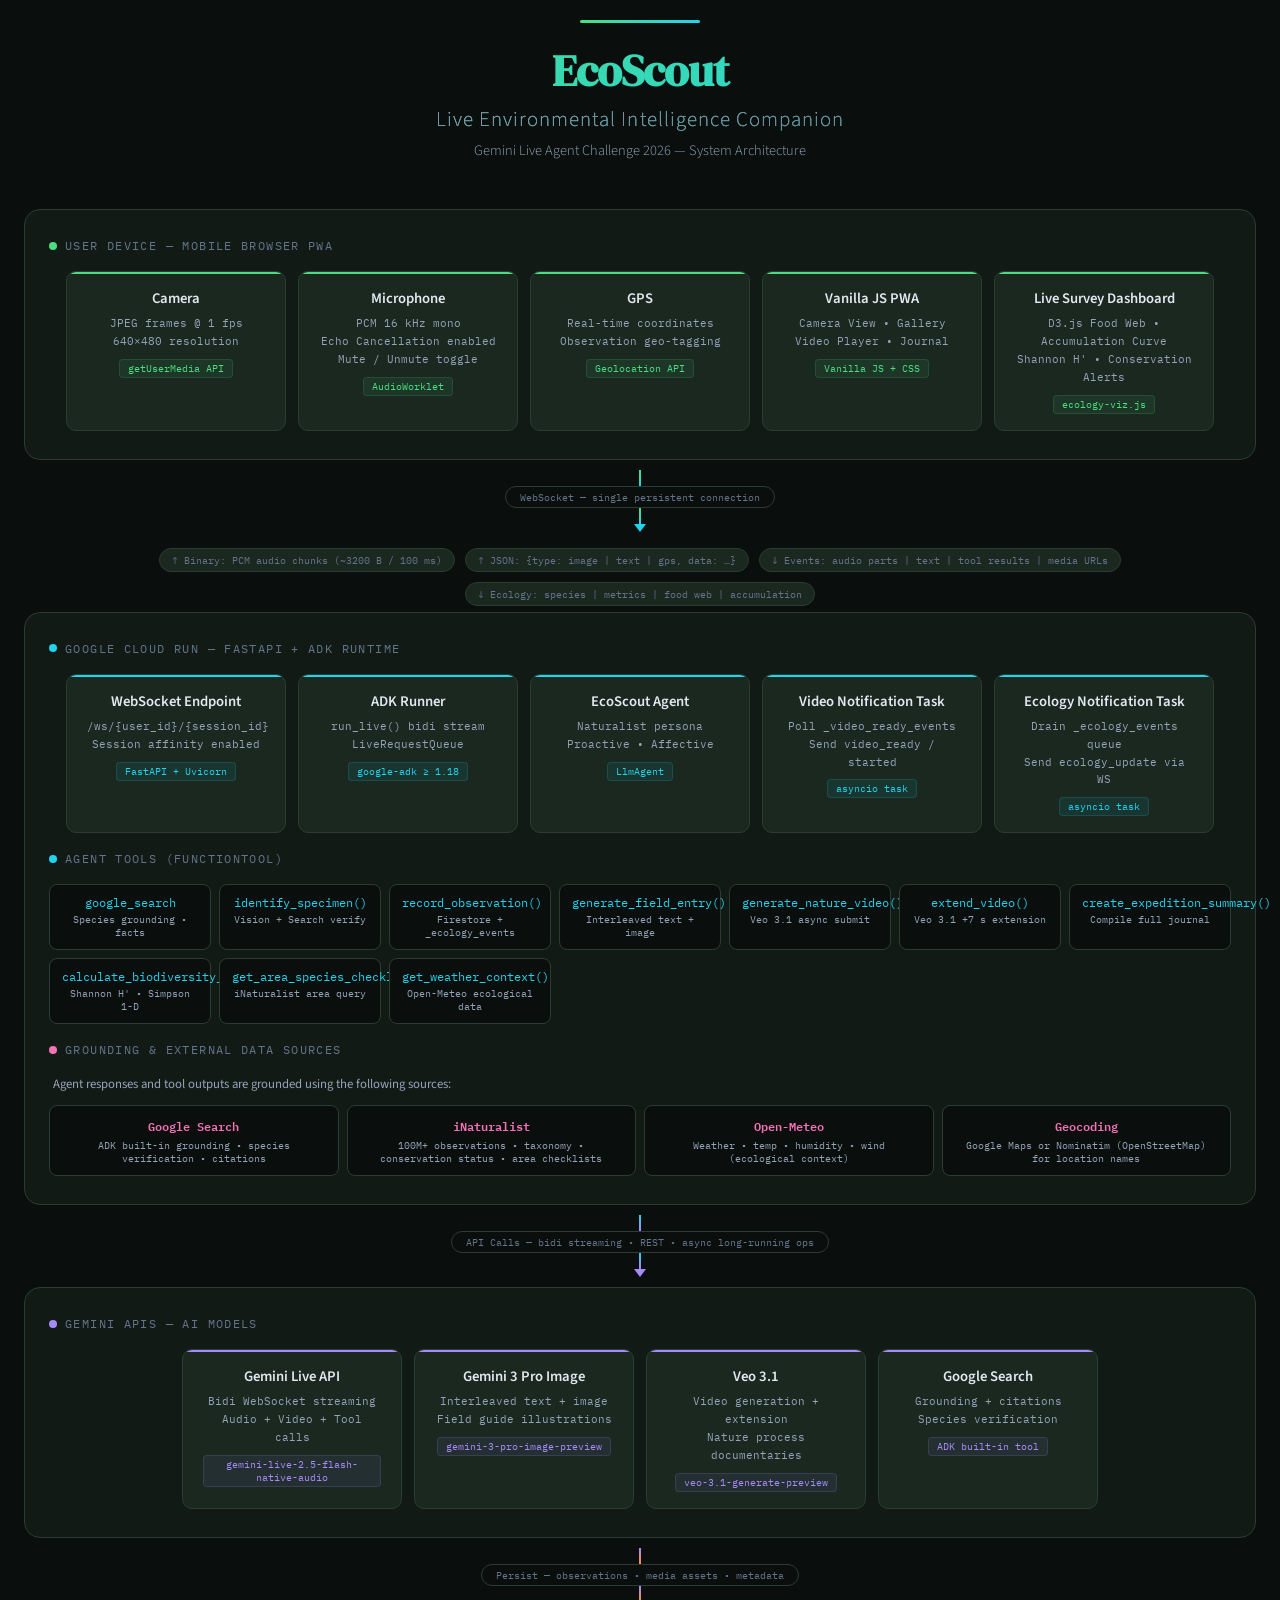
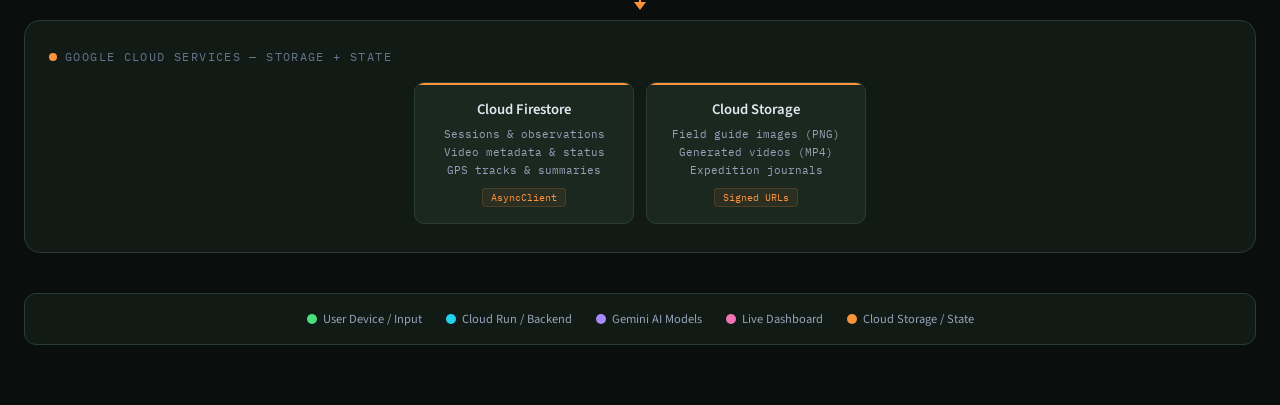
<file: docs/architecture-diagram.html>
<!DOCTYPE html>
<html lang="en">
<head>
<meta charset="UTF-8">
<meta name="viewport" content="width=device-width, initial-scale=1.0">
<title>EcoScout - System Architecture</title>
<link href="https://fonts.googleapis.com/css2?family=DM+Serif+Display&family=IBM+Plex+Mono:wght@400;500&family=Source+Sans+3:wght@300;400;600;700&display=swap" rel="stylesheet">
<style>
:root {
  --bg: #0a0f0d;
  --surface: #121a16;
  --surface2: #1a2820;
  --border: #2a3d33;
  --accent: #4ade80;
  --accent2: #22d3ee;
  --accent3: #a78bfa;
  --accent4: #f472b6;
  --accent5: #fb923c;
  --text: #e2e8f0;
  --text-muted: #94a3b8;
  --text-dim: #64748b;
}

* { margin: 0; padding: 0; box-sizing: border-box; }

body {
  font-family: 'Source Sans 3', sans-serif;
  background: var(--bg);
  color: var(--text);
  min-height: 100vh;
  overflow-x: hidden;
}

.container {
  max-width: 1280px;
  margin: 0 auto;
  padding: 40px 24px 60px;
}

/* ── Header ── */
.header {
  text-align: center;
  margin-bottom: 48px;
  position: relative;
}
.header::before {
  content: '';
  position: absolute;
  top: -20px;
  left: 50%;
  transform: translateX(-50%);
  width: 120px;
  height: 3px;
  background: linear-gradient(90deg, var(--accent), var(--accent2));
  border-radius: 2px;
}

h1 {
  font-family: 'DM Serif Display', serif;
  font-size: 2.8rem;
  letter-spacing: -0.02em;
  background: linear-gradient(135deg, var(--accent), var(--accent2));
  -webkit-background-clip: text;
  -webkit-text-fill-color: transparent;
  margin-bottom: 6px;
}
h1 span {
  font-size: 1.3rem;
  display: block;
  margin-top: 4px;
  background: linear-gradient(135deg, var(--text-muted), var(--text-dim));
  -webkit-background-clip: text;
  -webkit-text-fill-color: transparent;
  font-family: 'Source Sans 3', sans-serif;
  font-weight: 300;
  letter-spacing: 0.05em;
}
.subtitle {
  color: var(--text-muted);
  font-size: 0.9rem;
  font-weight: 300;
  margin-top: 4px;
}

/* ── Layers ── */
.layer {
  position: relative;
  padding: 28px 24px;
  border: 1px solid var(--border);
  border-radius: 16px;
  background: var(--surface);
  transition: border-color 0.3s;
}
.layer:hover { border-color: var(--accent); z-index: 2; }

.layer-label {
  font-family: 'IBM Plex Mono', monospace;
  font-size: 0.72rem;
  text-transform: uppercase;
  letter-spacing: 0.12em;
  color: var(--text-dim);
  margin-bottom: 18px;
  display: flex;
  align-items: center;
  gap: 8px;
}
.layer-label .dot {
  width: 8px;
  height: 8px;
  border-radius: 50%;
  display: inline-block;
  flex-shrink: 0;
}

/* ── Nodes ── */
.nodes {
  display: flex;
  flex-wrap: wrap;
  gap: 12px;
  justify-content: center;
}
.node {
  background: var(--surface2);
  border: 1px solid var(--border);
  border-radius: 10px;
  padding: 16px 20px;
  min-width: 170px;
  max-width: 220px;
  text-align: center;
  transition: all 0.3s;
  position: relative;
  overflow: hidden;
  flex: 1;
}
.node::before {
  content: '';
  position: absolute;
  top: 0; left: 0; right: 0;
  height: 2px;
  border-radius: 2px 2px 0 0;
}
.node:hover {
  transform: translateY(-3px);
  box-shadow: 0 8px 24px rgba(0,0,0,0.4);
}
.node-name {
  font-weight: 600;
  font-size: 0.92rem;
  margin-bottom: 6px;
}
.node-detail {
  font-family: 'IBM Plex Mono', monospace;
  font-size: 0.7rem;
  color: var(--text-muted);
  line-height: 1.6;
}
.tech-badge {
  display: inline-block;
  font-family: 'IBM Plex Mono', monospace;
  font-size: 0.6rem;
  padding: 2px 8px;
  border-radius: 4px;
  margin-top: 8px;
}

/* color variants */
.user-layer .dot { background: var(--accent); }
.user-layer .node::before { background: var(--accent); }
.user-layer .tech-badge { background: rgba(74,222,128,0.08); color: var(--accent); border: 1px solid rgba(74,222,128,0.15); }

.server-layer .dot { background: var(--accent2); }
.server-layer .node::before { background: var(--accent2); }
.server-layer .tech-badge { background: rgba(34,211,238,0.08); color: var(--accent2); border: 1px solid rgba(34,211,238,0.15); }

.gemini-layer .dot { background: var(--accent3); }
.gemini-layer .node::before { background: var(--accent3); }
.gemini-layer .tech-badge { background: rgba(167,139,250,0.08); color: var(--accent3); border: 1px solid rgba(167,139,250,0.15); }

.cloud-layer .dot { background: var(--accent5); }
.cloud-layer .node::before { background: var(--accent5); }
.cloud-layer .tech-badge { background: rgba(251,146,60,0.08); color: var(--accent5); border: 1px solid rgba(251,146,60,0.15); }

/* ── Connection indicators ── */
.conn {
  display: flex;
  justify-content: center;
  padding: 10px 0;
}
.conn-inner {
  display: flex;
  flex-direction: column;
  align-items: center;
}
.conn-line {
  width: 2px;
  height: 16px;
}
.conn-label {
  font-family: 'IBM Plex Mono', monospace;
  font-size: 0.65rem;
  color: var(--text-dim);
  background: var(--bg);
  padding: 3px 14px;
  border-radius: 12px;
  border: 1px solid var(--border);
  white-space: nowrap;
}
.conn-head {
  width: 0; height: 0;
  border-left: 6px solid transparent;
  border-right: 6px solid transparent;
}

.flow-badges {
  display: flex;
  gap: 10px;
  justify-content: center;
  flex-wrap: wrap;
  margin: 6px 0;
}
.flow-badge {
  font-family: 'IBM Plex Mono', monospace;
  font-size: 0.65rem;
  color: var(--text-dim);
  background: var(--surface2);
  border: 1px solid var(--border);
  padding: 4px 12px;
  border-radius: 20px;
}

/* ── Tools grid ── */
.tools-section {
  margin-top: 18px;
}
.tools-grid {
  display: grid;
  grid-template-columns: repeat(auto-fit, minmax(145px, 1fr));
  gap: 8px;
  margin-top: 10px;
}
.tool-chip {
  background: var(--bg);
  border: 1px solid var(--border);
  border-radius: 8px;
  padding: 10px 12px;
  font-family: 'IBM Plex Mono', monospace;
  font-size: 0.72rem;
  color: var(--accent2);
  text-align: center;
  transition: all 0.2s;
}
.tool-chip:hover {
  border-color: var(--accent2);
  background: rgba(34,211,238,0.04);
}
.tool-chip .fn {
  color: var(--text-muted);
  font-size: 0.62rem;
  display: block;
  margin-top: 3px;
}

.grounding-desc {
  font-size: 0.8rem;
  color: var(--text-muted);
  margin: 8px 0 12px;
  padding: 0 4px;
}
.grounding-grid {
  grid-template-columns: repeat(auto-fit, minmax(200px, 1fr));
}
.grounding-chip {
  color: var(--accent4);
}
.grounding-chip strong {
  font-weight: 600;
  display: block;
  margin-bottom: 2px;
}

/* ── Legend ── */
.legend {
  display: flex;
  gap: 24px;
  justify-content: center;
  flex-wrap: wrap;
  margin-top: 40px;
  padding: 16px 24px;
  background: var(--surface);
  border: 1px solid var(--border);
  border-radius: 12px;
}
.legend-item {
  display: flex;
  align-items: center;
  gap: 6px;
  font-size: 0.78rem;
  color: var(--text-muted);
}
.legend-dot {
  width: 10px;
  height: 10px;
  border-radius: 50%;
  flex-shrink: 0;
}

/* ── Stagger animation ── */
@keyframes fadeUp {
  from { opacity: 0; transform: translateY(20px); }
  to   { opacity: 1; transform: translateY(0); }
}
.layer, .conn, .flow-badges, .legend {
  animation: fadeUp 0.5s ease-out both;
}
.layer:nth-child(1) { animation-delay: 0.1s; }
.layer:nth-child(3) { animation-delay: 0.25s; }
.layer:nth-child(5) { animation-delay: 0.4s; }
.layer:nth-child(7) { animation-delay: 0.55s; }

@media (max-width: 700px) {
  h1 { font-size: 2rem; }
  .node { min-width: 140px; }
  .tools-grid { grid-template-columns: repeat(auto-fit, minmax(120px, 1fr)); }
}
</style>
</head>
<body>
<div class="container">

  <!-- Header -->
  <div class="header">
    <h1>EcoScout<span>Live Environmental Intelligence Companion</span></h1>
    <p class="subtitle">Gemini Live Agent Challenge 2026 &mdash; System Architecture</p>
  </div>

  <!-- Layer 1: User Device -->
  <div class="layer user-layer">
    <div class="layer-label"><span class="dot"></span>USER DEVICE &mdash; Mobile Browser PWA</div>
    <div class="nodes">
      <div class="node">
        <div class="node-name">Camera</div>
        <div class="node-detail">JPEG frames @ 1 fps<br>640&times;480 resolution</div>
        <span class="tech-badge">getUserMedia API</span>
      </div>
      <div class="node">
        <div class="node-name">Microphone</div>
        <div class="node-detail">PCM 16 kHz mono<br>Echo Cancellation enabled<br>Mute / Unmute toggle</div>
        <span class="tech-badge">AudioWorklet</span>
      </div>
      <div class="node">
        <div class="node-name">GPS</div>
        <div class="node-detail">Real-time coordinates<br>Observation geo-tagging</div>
        <span class="tech-badge">Geolocation API</span>
      </div>
      <div class="node">
        <div class="node-name">Vanilla JS PWA</div>
        <div class="node-detail">Camera View &bull; Gallery<br>Video Player &bull; Journal</div>
        <span class="tech-badge">Vanilla JS + CSS</span>
      </div>
      <div class="node">
        <div class="node-name">Live Survey Dashboard</div>
        <div class="node-detail">D3.js Food Web &bull; Accumulation Curve<br>Shannon H' &bull; Conservation Alerts</div>
        <span class="tech-badge">ecology-viz.js</span>
      </div>
    </div>
  </div>

  <!-- Connection 1 -->
  <div class="conn">
    <div class="conn-inner">
      <div class="conn-line" style="background:linear-gradient(180deg,var(--accent),var(--accent2))"></div>
      <div class="conn-label">WebSocket &mdash; single persistent connection</div>
      <div class="conn-line" style="background:linear-gradient(180deg,var(--accent),var(--accent2))"></div>
      <div class="conn-head" style="border-top:8px solid var(--accent2)"></div>
    </div>
  </div>

  <div class="flow-badges">
    <span class="flow-badge">&uarr; Binary: PCM audio chunks (~3200 B / 100 ms)</span>
    <span class="flow-badge">&uarr; JSON: {type: image | text | gps, data: &hellip;}</span>
    <span class="flow-badge">&darr; Events: audio parts | text | tool results | media URLs</span>
    <span class="flow-badge">&darr; Ecology: species | metrics | food web | accumulation</span>
  </div>

  <!-- Layer 2: Cloud Run -->
  <div class="layer server-layer">
    <div class="layer-label"><span class="dot"></span>GOOGLE CLOUD RUN &mdash; FastAPI + ADK Runtime</div>
    <div class="nodes">
      <div class="node">
        <div class="node-name">WebSocket Endpoint</div>
        <div class="node-detail">/ws/{user_id}/{session_id}<br>Session affinity enabled</div>
        <span class="tech-badge">FastAPI + Uvicorn</span>
      </div>
      <div class="node">
        <div class="node-name">ADK Runner</div>
        <div class="node-detail">run_live() bidi stream<br>LiveRequestQueue</div>
        <span class="tech-badge">google-adk &ge; 1.18</span>
      </div>
      <div class="node">
        <div class="node-name">EcoScout Agent</div>
        <div class="node-detail">Naturalist persona<br>Proactive &bull; Affective</div>
        <span class="tech-badge">LlmAgent</span>
      </div>
      <div class="node">
        <div class="node-name">Video Notification Task</div>
        <div class="node-detail">Poll _video_ready_events<br>Send video_ready / started</div>
        <span class="tech-badge">asyncio task</span>
      </div>
      <div class="node">
        <div class="node-name">Ecology Notification Task</div>
        <div class="node-detail">Drain _ecology_events queue<br>Send ecology_update via WS</div>
        <span class="tech-badge">asyncio task</span>
      </div>
    </div>

    <!-- Tools sub-section -->
    <div class="tools-section">
      <div class="layer-label"><span class="dot" style="background:var(--accent2)"></span>AGENT TOOLS (FunctionTool)</div>
      <div class="tools-grid">
        <div class="tool-chip">google_search<span class="fn">Species grounding &bull; facts</span></div>
        <div class="tool-chip">identify_specimen()<span class="fn">Vision + Search verify</span></div>
        <div class="tool-chip">record_observation()<span class="fn">Firestore + _ecology_events</span></div>
        <div class="tool-chip">generate_field_entry()<span class="fn">Interleaved text + image</span></div>
        <div class="tool-chip">generate_nature_video()<span class="fn">Veo 3.1 async submit</span></div>
        <div class="tool-chip">extend_video()<span class="fn">Veo 3.1 +7 s extension</span></div>
        <div class="tool-chip">create_expedition_summary()<span class="fn">Compile full journal</span></div>
        <div class="tool-chip">calculate_biodiversity_metrics()<span class="fn">Shannon H' &bull; Simpson 1-D</span></div>
        <div class="tool-chip">get_area_species_checklist()<span class="fn">iNaturalist area query</span></div>
        <div class="tool-chip">get_weather_context()<span class="fn">Open-Meteo ecological data</span></div>
      </div>
    </div>

    <!-- Grounding & external data sources -->
    <div class="tools-section">
      <div class="layer-label"><span class="dot" style="background:var(--accent4)"></span>GROUNDING &amp; EXTERNAL DATA SOURCES</div>
      <p class="grounding-desc">Agent responses and tool outputs are grounded using the following sources:</p>
      <div class="tools-grid grounding-grid">
        <div class="tool-chip grounding-chip">
          <strong>Google Search</strong><span class="fn">ADK built-in grounding &bull; species verification &bull; citations</span>
        </div>
        <div class="tool-chip grounding-chip">
          <strong>iNaturalist</strong><span class="fn">100M+ observations &bull; taxonomy &bull; conservation status &bull; area checklists</span>
        </div>
        <div class="tool-chip grounding-chip">
          <strong>Open-Meteo</strong><span class="fn">Weather &bull; temp &bull; humidity &bull; wind (ecological context)</span>
        </div>
        <div class="tool-chip grounding-chip">
          <strong>Geocoding</strong><span class="fn">Google Maps or Nominatim (OpenStreetMap) for location names</span>
        </div>
      </div>
    </div>
  </div>

  <!-- Connection 2 -->
  <div class="conn">
    <div class="conn-inner">
      <div class="conn-line" style="background:linear-gradient(180deg,var(--accent2),var(--accent3))"></div>
      <div class="conn-label">API Calls &mdash; bidi streaming &bull; REST &bull; async long-running ops</div>
      <div class="conn-line" style="background:linear-gradient(180deg,var(--accent2),var(--accent3))"></div>
      <div class="conn-head" style="border-top:8px solid var(--accent3)"></div>
    </div>
  </div>

  <!-- Layer 3: Gemini APIs -->
  <div class="layer gemini-layer">
    <div class="layer-label"><span class="dot"></span>GEMINI APIs &mdash; AI Models</div>
    <div class="nodes">
      <div class="node">
        <div class="node-name">Gemini Live API</div>
        <div class="node-detail">Bidi WebSocket streaming<br>Audio + Video + Tool calls</div>
        <span class="tech-badge">gemini-live-2.5-flash-native-audio</span>
      </div>
      <div class="node">
        <div class="node-name">Gemini 3 Pro Image</div>
        <div class="node-detail">Interleaved text + image<br>Field guide illustrations</div>
        <span class="tech-badge">gemini-3-pro-image-preview</span>
      </div>
      <div class="node">
        <div class="node-name">Veo 3.1</div>
        <div class="node-detail">Video generation + extension<br>Nature process documentaries</div>
        <span class="tech-badge">veo-3.1-generate-preview</span>
      </div>
      <div class="node">
        <div class="node-name">Google Search</div>
        <div class="node-detail">Grounding + citations<br>Species verification</div>
        <span class="tech-badge">ADK built-in tool</span>
      </div>
    </div>
  </div>

  <!-- Connection 3 -->
  <div class="conn">
    <div class="conn-inner">
      <div class="conn-line" style="background:linear-gradient(180deg,var(--accent3),var(--accent5))"></div>
      <div class="conn-label">Persist &mdash; observations &bull; media assets &bull; metadata</div>
      <div class="conn-line" style="background:linear-gradient(180deg,var(--accent3),var(--accent5))"></div>
      <div class="conn-head" style="border-top:8px solid var(--accent5)"></div>
    </div>
  </div>

  <!-- Layer 4: Cloud Services -->
  <div class="layer cloud-layer">
    <div class="layer-label"><span class="dot"></span>GOOGLE CLOUD SERVICES &mdash; Storage + State</div>
    <div class="nodes">
      <div class="node">
        <div class="node-name">Cloud Firestore</div>
        <div class="node-detail">Sessions &amp; observations<br>Video metadata &amp; status<br>GPS tracks &amp; summaries</div>
        <span class="tech-badge">AsyncClient</span>
      </div>
      <div class="node">
        <div class="node-name">Cloud Storage</div>
        <div class="node-detail">Field guide images (PNG)<br>Generated videos (MP4)<br>Expedition journals</div>
        <span class="tech-badge">Signed URLs</span>
      </div>
    </div>
  </div>

  <!-- Legend -->
  <div class="legend">
    <div class="legend-item"><div class="legend-dot" style="background:var(--accent)"></div>User Device / Input</div>
    <div class="legend-item"><div class="legend-dot" style="background:var(--accent2)"></div>Cloud Run / Backend</div>
    <div class="legend-item"><div class="legend-dot" style="background:var(--accent3)"></div>Gemini AI Models</div>
    <div class="legend-item"><div class="legend-dot" style="background:var(--accent4)"></div>Live Dashboard</div>
    <div class="legend-item"><div class="legend-dot" style="background:var(--accent5)"></div>Cloud Storage / State</div>
  </div>

</div>
</body>
</html>
</file>
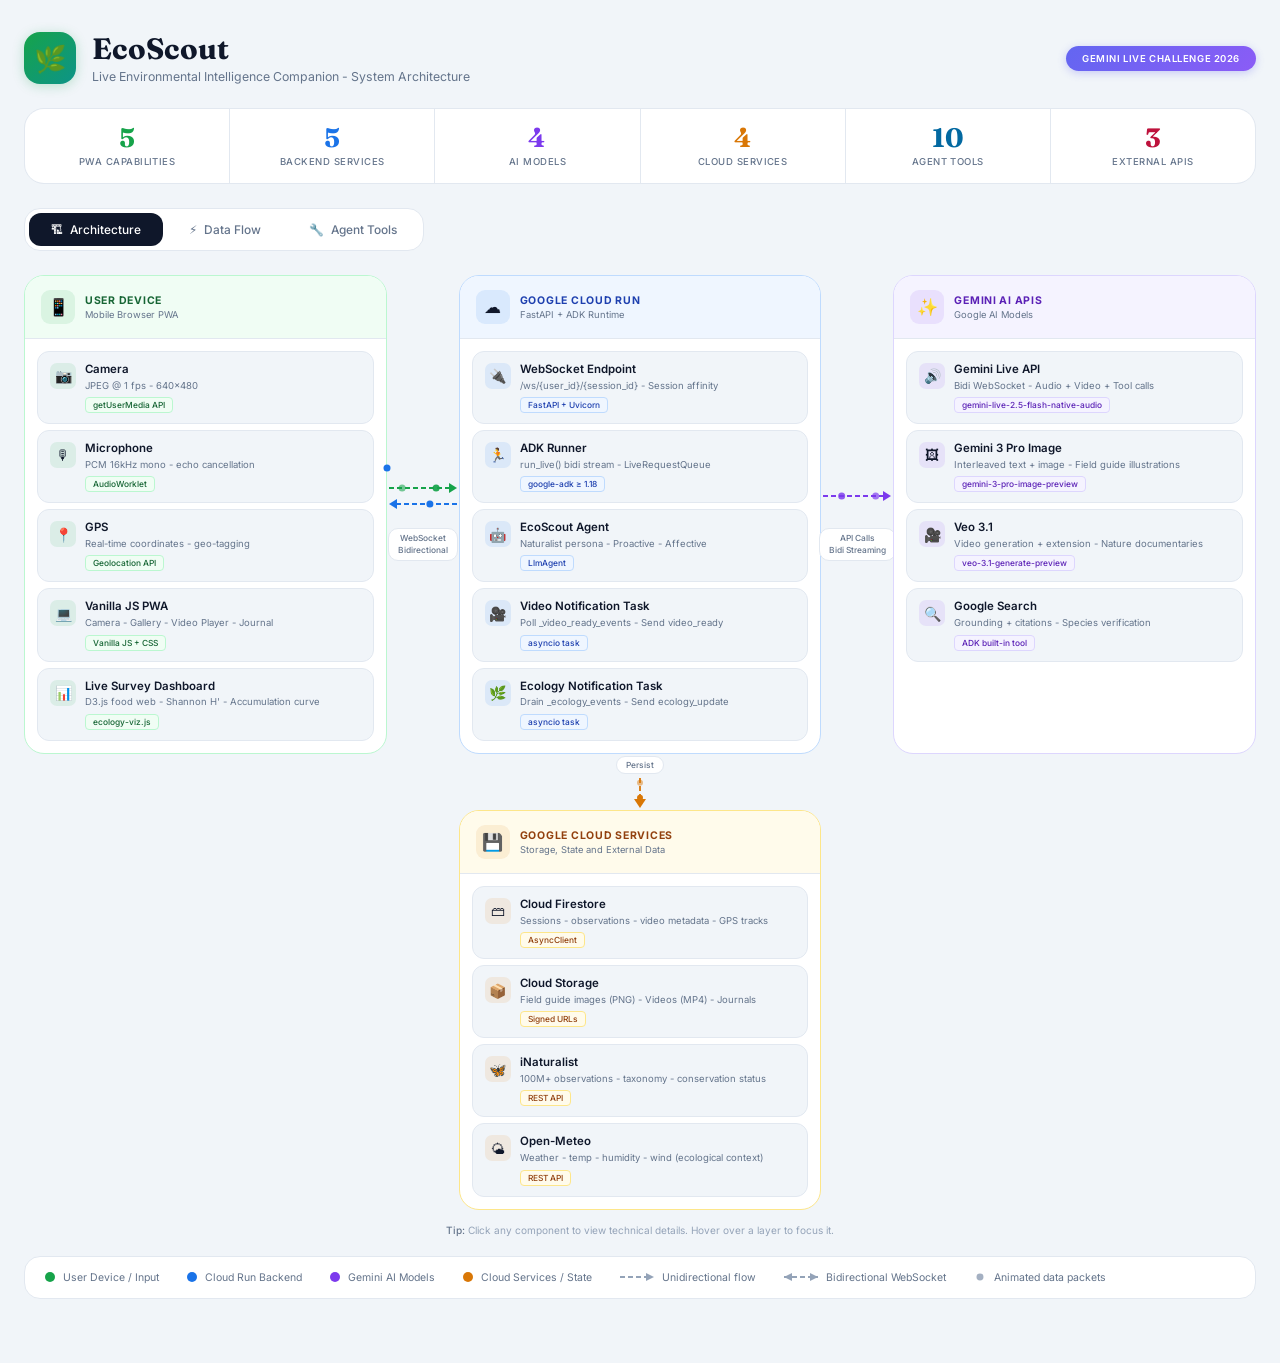
<file: docs/architecture-presentation.html>
<!DOCTYPE html>
<html lang="en">
<head>
<meta charset="UTF-8">
<meta name="viewport" content="width=device-width, initial-scale=1.0">
<title>EcoScout - System Architecture</title>
<link href="https://fonts.googleapis.com/css2?family=Inter:wght@300;400;500;600;700&family=Fraunces:opsz,wght@9..144,400;9..144,600;9..144,700&display=swap" rel="stylesheet">
<style>
/* ============================================================
   RESET & BASE
   ============================================================ */
*, *::before, *::after { box-sizing: border-box; margin: 0; padding: 0; }

:root {
  --bg:           #f1f5f9;
  --surface:      #ffffff;
  --border:       #e2e8f0;
  --border-md:    #cbd5e1;
  --text:         #0f172a;
  --text-2:       #334155;
  --text-3:       #64748b;
  --text-4:       #94a3b8;

  --device-main:  #16a34a;
  --device-bg:    #f0fdf4;
  --device-bdr:   #bbf7d0;
  --device-txt:   #166534;

  --server-main:  #1a73e8;
  --server-bg:    #eff6ff;
  --server-bdr:   #bfdbfe;
  --server-txt:   #1e40af;

  --gemini-main:  #7c3aed;
  --gemini-bg:    #f5f3ff;
  --gemini-bdr:   #ddd6fe;
  --gemini-txt:   #5b21b6;

  --cloud-main:   #d97706;
  --cloud-bg:     #fffbeb;
  --cloud-bdr:    #fde68a;
  --cloud-txt:    #92400e;

  --font-display: 'Fraunces', Georgia, serif;
  --font-body:    'Inter', system-ui, sans-serif;

  --r-sm: 8px;
  --r-md: 12px;
  --r-lg: 16px;
  --r-xl: 20px;
}

html { font-family: var(--font-body); font-size: 14px; }
body { background: var(--bg); color: var(--text); min-height: 100vh; }

/* ============================================================
   PAGE
   ============================================================ */
.page { max-width: 1440px; margin: 0 auto; padding: 32px 24px 64px; }

/* ============================================================
   HEADER
   ============================================================ */
.header {
  display: flex;
  align-items: center;
  gap: 16px;
  margin-bottom: 24px;
}
.header-logo {
  width: 52px; height: 52px;
  background: linear-gradient(135deg, #16a34a, #0d9488);
  border-radius: 16px;
  display: flex; align-items: center; justify-content: center;
  font-size: 26px;
  flex-shrink: 0;
  box-shadow: 0 2px 12px rgba(22,163,74,.25);
}
.header-text h1 {
  font-family: var(--font-display);
  font-size: 2.1rem;
  font-weight: 700;
  color: var(--text);
  line-height: 1.15;
}
.header-text p {
  color: var(--text-3);
  font-size: 0.88rem;
  margin-top: 3px;
}
.header-badge {
  margin-left: auto;
  background: linear-gradient(135deg, #6366f1, #8b5cf6);
  color: #fff;
  font-size: 0.68rem;
  font-weight: 600;
  padding: 7px 16px;
  border-radius: 20px;
  letter-spacing: 0.06em;
  text-transform: uppercase;
  white-space: nowrap;
  box-shadow: 0 2px 8px rgba(99,102,241,.3);
}

/* ============================================================
   STATS RIBBON
   ============================================================ */
.stats-ribbon {
  display: flex;
  gap: 1px;
  background: var(--border);
  border: 1px solid var(--border);
  border-radius: var(--r-xl);
  overflow: hidden;
  margin-bottom: 24px;
}
.stat-item {
  flex: 1;
  background: var(--surface);
  padding: 16px 20px;
  text-align: center;
  min-width: 100px;
}
.stat-number {
  font-family: var(--font-display);
  font-size: 1.9rem;
  font-weight: 700;
  line-height: 1;
  margin-bottom: 4px;
}
.stat-label {
  font-size: 0.68rem;
  color: var(--text-3);
  font-weight: 500;
  letter-spacing: 0.05em;
  text-transform: uppercase;
}

/* ============================================================
   TAB NAV
   ============================================================ */
.tab-nav {
  display: flex;
  gap: 4px;
  margin-bottom: 24px;
  background: var(--surface);
  border: 1px solid var(--border);
  border-radius: var(--r-lg);
  padding: 4px;
  width: fit-content;
}
.tab-btn {
  padding: 9px 22px;
  border: none;
  border-radius: var(--r-md);
  background: transparent;
  color: var(--text-3);
  font-family: var(--font-body);
  font-size: 0.85rem;
  font-weight: 500;
  cursor: pointer;
  transition: all 0.2s;
  display: flex;
  align-items: center;
  gap: 7px;
}
.tab-btn:hover { color: var(--text); background: var(--bg); }
.tab-btn.active { background: var(--text); color: #fff; }

/* ============================================================
   TAB CONTENT
   ============================================================ */
.tab-content { display: none; }
.tab-content.active {
  display: block;
  animation: fadeUp 0.3s ease-out;
}
@keyframes fadeUp {
  from { opacity: 0; transform: translateY(8px); }
  to   { opacity: 1; transform: translateY(0); }
}

/* ============================================================
   ARCHITECTURE VIEW - WRAPPER
   ============================================================ */
.arch-wrapper {
  display: flex;
  gap: 24px;
  align-items: flex-start;
}
.arch-main { flex: 1; min-width: 0; }
.detail-panel { width: 320px; flex-shrink: 0; display: none; }
.detail-panel.visible { display: block; }

/* ============================================================
   ARCHITECTURE GRID
   Left-to-right: Device -> Cloud Run -> Gemini
   Persist path: Cloud Run -> Cloud Services (below)
   ============================================================ */
.arch-grid {
  display: grid;
  grid-template-areas:
    "device   hconn1  cloudrun  hconn2  gemini"
    ".        .       vconn     .       .     "
    ".        .       storage   .       .     ";
  grid-template-columns: 1fr 72px 1fr 72px 1fr;
  grid-template-rows: auto 56px auto;
}
.g-device   { grid-area: device; }
.g-cloudrun { grid-area: cloudrun; }
.g-gemini   { grid-area: gemini; }
.g-storage  { grid-area: storage; }
.g-hconn1   { grid-area: hconn1; display: flex; flex-direction: column; align-items: center; justify-content: center; }
.g-hconn2   { grid-area: hconn2; display: flex; flex-direction: column; align-items: center; justify-content: center; }
.g-vconn    { grid-area: vconn;  display: flex; flex-direction: column; align-items: center; justify-content: center; }

/* ============================================================
   LAYER CARDS
   ============================================================ */
.layer-card {
  border-radius: var(--r-xl);
  border: 1.5px solid var(--border);
  background: var(--surface);
  overflow: hidden;
  transition: box-shadow 0.25s, opacity 0.25s;
}
.layer-card.focused { box-shadow: 0 6px 28px rgba(0,0,0,.1); }
.layer-card.dimmed  { opacity: 0.3; }

.layer-header {
  padding: 14px 16px;
  display: flex;
  align-items: center;
  gap: 10px;
  border-bottom: 1px solid var(--border);
}
.layer-icon {
  width: 34px; height: 34px;
  border-radius: 9px;
  display: flex; align-items: center; justify-content: center;
  font-size: 17px;
  flex-shrink: 0;
}
.layer-title {
  font-size: 0.75rem;
  font-weight: 700;
  letter-spacing: 0.07em;
  text-transform: uppercase;
}
.layer-sub { font-size: 0.67rem; color: var(--text-3); margin-top: 2px; }
.layer-body { padding: 12px; }

/* colour variants */
.device-card  { border-color: var(--device-bdr); }
.device-card  .layer-header { background: var(--device-bg); }
.device-card  .layer-icon   { background: rgba(22,163,74,.1); }
.device-card  .layer-title  { color: var(--device-txt); }

.server-card  { border-color: var(--server-bdr); }
.server-card  .layer-header { background: var(--server-bg); }
.server-card  .layer-icon   { background: rgba(26,115,232,.1); }
.server-card  .layer-title  { color: var(--server-txt); }

.gemini-card  { border-color: var(--gemini-bdr); }
.gemini-card  .layer-header { background: var(--gemini-bg); }
.gemini-card  .layer-icon   { background: rgba(124,58,237,.1); }
.gemini-card  .layer-title  { color: var(--gemini-txt); }

.cloud-card   { border-color: var(--cloud-bdr); }
.cloud-card   .layer-header { background: var(--cloud-bg); }
.cloud-card   .layer-icon   { background: rgba(217,119,6,.1); }
.cloud-card   .layer-title  { color: var(--cloud-txt); }

/* ============================================================
   COMPONENT CHIPS
   ============================================================ */
.comp-list { display: flex; flex-direction: column; gap: 6px; }

.comp-chip {
  padding: 10px 12px;
  border-radius: var(--r-md);
  border: 1px solid var(--border);
  background: var(--bg);
  cursor: pointer;
  transition: all 0.2s;
  display: flex;
  align-items: flex-start;
  gap: 9px;
}
.comp-chip:hover  { background: #fff; border-color: var(--border-md); transform: translateX(2px); }
.comp-chip.active { background: #fff; }

.comp-icon {
  width: 26px; height: 26px;
  border-radius: 7px;
  display: flex; align-items: center; justify-content: center;
  font-size: 14px;
  flex-shrink: 0;
  margin-top: 1px;
}
.comp-name   { font-size: 0.82rem; font-weight: 600; line-height: 1.3; }
.comp-detail { font-size: 0.68rem; color: var(--text-3); margin-top: 2px; line-height: 1.4; }
.comp-badge  {
  display: inline-block;
  font-size: 0.6rem;
  font-weight: 500;
  padding: 2px 7px;
  border-radius: 4px;
  margin-top: 5px;
}

.device-chip  .comp-icon  { background: rgba(22,163,74,.1); }
.device-chip  .comp-badge { background: var(--device-bg); color: var(--device-txt); border: 1px solid var(--device-bdr); }
.device-chip:hover, .device-chip.active { border-color: var(--device-main); }

.server-chip  .comp-icon  { background: rgba(26,115,232,.1); }
.server-chip  .comp-badge { background: var(--server-bg); color: var(--server-txt); border: 1px solid var(--server-bdr); }
.server-chip:hover, .server-chip.active { border-color: var(--server-main); }

.gemini-chip  .comp-icon  { background: rgba(124,58,237,.1); }
.gemini-chip  .comp-badge { background: var(--gemini-bg); color: var(--gemini-txt); border: 1px solid var(--gemini-bdr); }
.gemini-chip:hover, .gemini-chip.active { border-color: var(--gemini-main); }

.cloud-chip   .comp-icon  { background: rgba(217,119,6,.1); }
.cloud-chip   .comp-badge { background: var(--cloud-bg); color: var(--cloud-txt); border: 1px solid var(--cloud-bdr); }
.cloud-chip:hover, .cloud-chip.active { border-color: var(--cloud-main); }

/* ============================================================
   HORIZONTAL CONNECTORS
   ============================================================ */
.hconn {
  width: 100%;
  display: flex;
  flex-direction: column;
  align-items: center;
  gap: 4px;
}
.hconn svg { width: 100%; overflow: visible; }
.conn-chip {
  font-size: 0.6rem;
  font-weight: 500;
  color: var(--text-3);
  background: var(--surface);
  border: 1px solid var(--border);
  border-radius: 10px;
  padding: 3px 9px;
  text-align: center;
  white-space: nowrap;
  line-height: 1.5;
}

/* ============================================================
   VERTICAL CONNECTOR (Cloud Run -> Cloud Services)
   ============================================================ */
.vconn {
  display: flex;
  flex-direction: column;
  align-items: center;
  gap: 4px;
  width: 100%;
}
.vconn svg { overflow: visible; }
.vconn-label {
  font-size: 0.6rem;
  font-weight: 500;
  color: var(--text-3);
  background: var(--surface);
  border: 1px solid var(--border);
  border-radius: 10px;
  padding: 3px 9px;
  white-space: nowrap;
}

/* ============================================================
   HINT TEXT
   ============================================================ */
.arch-hint {
  text-align: center;
  font-size: 0.72rem;
  color: var(--text-4);
  margin-top: 14px;
}
.arch-hint strong { color: var(--text-3); font-weight: 500; }

/* ============================================================
   LEGEND
   ============================================================ */
.legend {
  display: flex;
  flex-wrap: wrap;
  gap: 14px 28px;
  margin-top: 20px;
  padding: 14px 20px;
  background: var(--surface);
  border: 1px solid var(--border);
  border-radius: var(--r-lg);
}
.legend-item {
  display: flex;
  align-items: center;
  gap: 8px;
  font-size: 0.75rem;
  color: var(--text-3);
}
.l-dot { width: 10px; height: 10px; border-radius: 50%; flex-shrink: 0; }

/* ============================================================
   DETAIL PANEL
   ============================================================ */
.detail-inner {
  background: var(--surface);
  border: 1.5px solid var(--border);
  border-radius: var(--r-xl);
  overflow: hidden;
  position: sticky;
  top: 24px;
  animation: fadeUp 0.25s ease-out;
}
.detail-head {
  padding: 16px 18px;
  border-bottom: 1px solid var(--border);
  display: flex;
  align-items: center;
  gap: 12px;
}
.detail-icon {
  width: 40px; height: 40px;
  border-radius: 11px;
  display: flex; align-items: center; justify-content: center;
  font-size: 20px;
}
.detail-close {
  margin-left: auto;
  width: 28px; height: 28px;
  border-radius: 8px;
  border: 1px solid var(--border);
  background: transparent;
  cursor: pointer;
  display: flex; align-items: center; justify-content: center;
  color: var(--text-3);
  font-size: 13px;
  transition: all 0.15s;
}
.detail-close:hover { background: var(--bg); color: var(--text); }
.detail-title { font-size: 0.98rem; font-weight: 700; }
.detail-layer { font-size: 0.68rem; font-weight: 600; letter-spacing: 0.07em; text-transform: uppercase; margin-top: 2px; }
.detail-body  { padding: 18px 20px; }
.detail-desc  { font-size: 0.8rem; color: var(--text-2); line-height: 1.65; margin-bottom: 16px; }
.section-lbl  { font-size: 0.65rem; font-weight: 700; letter-spacing: 0.09em; text-transform: uppercase; color: var(--text-4); margin-bottom: 8px; }
.detail-specs { list-style: none; margin-bottom: 16px; }
.detail-specs li {
  font-size: 0.76rem;
  color: var(--text-3);
  padding: 5px 0;
  border-bottom: 1px solid var(--bg);
  display: flex; gap: 8px;
}
.detail-specs li::before { content: '•'; color: var(--text-4); flex-shrink: 0; }
.detail-badge {
  display: inline-block;
  font-size: 0.72rem;
  font-weight: 600;
  padding: 5px 12px;
  border-radius: 6px;
}

/* ============================================================
   DATA FLOW TAB
   ============================================================ */
.flow-wrap { max-width: 760px; margin: 0 auto; }
.flow-controls {
  display: flex;
  align-items: center;
  justify-content: center;
  gap: 10px;
  margin-bottom: 28px;
  flex-wrap: wrap;
}
.flow-btn {
  padding: 8px 20px;
  border: 1.5px solid var(--border);
  border-radius: var(--r-md);
  background: var(--surface);
  color: var(--text);
  font-family: var(--font-body);
  font-size: 0.84rem;
  font-weight: 500;
  cursor: pointer;
  transition: all 0.2s;
}
.flow-btn:hover { border-color: var(--border-md); }
.flow-btn:disabled { opacity: 0.35; cursor: default; }
.flow-btn.primary { background: var(--text); color: #fff; border-color: var(--text); }
.flow-step-count  { font-size: 0.82rem; color: var(--text-3); }

.flow-timeline { position: relative; }
.flow-timeline::before {
  content: '';
  position: absolute;
  left: 27px; top: 0; bottom: 0;
  width: 2px;
  background: repeating-linear-gradient(180deg, var(--border) 0, var(--border) 6px, transparent 6px, transparent 12px);
}
.flow-step {
  display: flex;
  gap: 18px;
  margin-bottom: 14px;
  opacity: 0.22;
  transition: opacity 0.4s;
}
.flow-step.active { opacity: 1; }
.flow-step.done   { opacity: 0.55; }

.step-num {
  width: 54px;
  flex-shrink: 0;
  display: flex;
  align-items: flex-start;
  justify-content: center;
  padding-top: 15px;
}
.step-circle {
  width: 30px; height: 30px;
  border-radius: 50%;
  display: flex; align-items: center; justify-content: center;
  font-size: 0.78rem;
  font-weight: 700;
  position: relative;
  z-index: 1;
  transition: box-shadow 0.3s;
}
.flow-step.active .step-circle {
  box-shadow: 0 0 0 3px #fff, 0 0 0 5px currentColor;
}
.step-card {
  flex: 1;
  background: var(--surface);
  border: 1.5px solid var(--border);
  border-radius: var(--r-xl);
  padding: 15px 18px;
  transition: border-color 0.3s, box-shadow 0.3s;
}
.flow-step.active .step-card { box-shadow: 0 4px 18px rgba(0,0,0,.07); }
.step-head {
  display: flex;
  align-items: center;
  gap: 9px;
  margin-bottom: 8px;
}
.step-icon  { font-size: 1.15rem; }
.step-title { font-size: 0.9rem; font-weight: 700; }
.step-layer {
  margin-left: auto;
  font-size: 0.62rem;
  font-weight: 600;
  letter-spacing: 0.06em;
  text-transform: uppercase;
  padding: 3px 9px;
  border-radius: 6px;
  white-space: nowrap;
}
.step-body  { font-size: 0.79rem; color: var(--text-2); line-height: 1.65; }
.data-chips { display: flex; flex-wrap: wrap; gap: 5px; margin-top: 10px; }
.data-chip  {
  font-size: 0.66rem;
  font-weight: 500;
  padding: 3px 9px;
  border-radius: 20px;
  border: 1px solid var(--border);
  color: var(--text-3);
  background: var(--bg);
  font-family: 'Courier New', monospace;
}

/* ============================================================
   AGENT TOOLS TAB
   ============================================================ */
.tools-hdr {
  display: flex;
  align-items: center;
  justify-content: space-between;
  gap: 14px;
  margin-bottom: 18px;
  flex-wrap: wrap;
}
.tools-hdr-title { font-size: 0.98rem; font-weight: 700; color: var(--text-2); }
.filters { display: flex; gap: 6px; flex-wrap: wrap; }
.flt-btn {
  padding: 6px 14px;
  border: 1.5px solid var(--border);
  border-radius: 20px;
  background: var(--surface);
  color: var(--text-3);
  font-family: var(--font-body);
  font-size: 0.76rem;
  font-weight: 500;
  cursor: pointer;
  transition: all 0.2s;
}
.flt-btn:hover  { border-color: var(--border-md); color: var(--text); }
.flt-btn.active { background: var(--text); color: #fff; border-color: var(--text); }

.tools-grid {
  display: grid;
  grid-template-columns: repeat(auto-fill, minmax(270px, 1fr));
  gap: 14px;
}
.tool-card {
  background: var(--surface);
  border: 1.5px solid var(--border);
  border-radius: var(--r-xl);
  padding: 20px;
  transition: all 0.25s;
  position: relative;
  overflow: hidden;
}
.tool-card::before {
  content: '';
  position: absolute;
  top: 0; left: 0; right: 0;
  height: 3px;
}
.tool-card:hover {
  border-color: var(--border-md);
  box-shadow: 0 4px 20px rgba(0,0,0,.07);
  transform: translateY(-2px);
}
.tool-card.hidden { display: none; }

.tc-head { display: flex; align-items: center; gap: 11px; margin-bottom: 10px; }
.tc-icon {
  width: 36px; height: 36px;
  border-radius: 10px;
  display: flex; align-items: center; justify-content: center;
  font-size: 18px;
  flex-shrink: 0;
}
.tc-fn  { font-size: 0.82rem; font-weight: 700; font-family: 'Courier New', monospace; }
.tc-cat { font-size: 0.63rem; font-weight: 600; letter-spacing: 0.07em; text-transform: uppercase; margin-top: 2px; }
.tc-desc {
  font-size: 0.77rem;
  color: var(--text-2);
  line-height: 1.6;
  margin-bottom: 12px;
}
.tc-apis { display: flex; flex-wrap: wrap; gap: 5px; }
.tc-api  {
  font-size: 0.63rem;
  font-weight: 500;
  padding: 3px 9px;
  border-radius: 6px;
  border: 1px solid var(--border);
  color: var(--text-3);
}

.cat-obs  .tc-icon { background: var(--device-bg); }
.cat-obs  .tc-cat  { color: var(--device-txt); }
.cat-obs::before   { background: var(--device-main); }
.cat-obs:hover     { border-color: var(--device-bdr); }

.cat-bio  .tc-icon { background: #f0f9ff; }
.cat-bio  .tc-cat  { color: #0369a1; }
.cat-bio::before   { background: #0ea5e9; }
.cat-bio:hover     { border-color: #bae6fd; }

.cat-med  .tc-icon { background: var(--gemini-bg); }
.cat-med  .tc-cat  { color: var(--gemini-txt); }
.cat-med::before   { background: var(--gemini-main); }
.cat-med:hover     { border-color: var(--gemini-bdr); }

.cat-dat  .tc-icon { background: var(--cloud-bg); }
.cat-dat  .tc-cat  { color: var(--cloud-txt); }
.cat-dat::before   { background: var(--cloud-main); }
.cat-dat:hover     { border-color: var(--cloud-bdr); }

/* ============================================================
   RESPONSIVE
   ============================================================ */
@media (max-width: 960px) {
  .arch-wrapper   { flex-direction: column; }
  .detail-panel   { width: 100%; }
  .arch-grid {
    grid-template-areas:
      "device"
      "hconn1"
      "cloudrun"
      "hconn2"
      "gemini"
      "vconn"
      "storage";
    grid-template-columns: 1fr;
    grid-template-rows: auto;
  }
  .g-hconn1, .g-hconn2 { height: 44px; }
  .g-vconn              { height: 44px; }
  .hconn svg, .vconn svg { transform: rotate(90deg); }
}
@media (max-width: 600px) {
  .stats-ribbon   { flex-direction: column; gap: 0; }
  .header-badge   { display: none; }
  h1              { font-size: 1.6rem; }
}
</style>
</head>
<body>
<div class="page">

  <!-- ====================== HEADER ====================== -->
  <div class="header">
    <div class="header-logo">🌿</div>
    <div class="header-text">
      <h1>EcoScout</h1>
      <p>Live Environmental Intelligence Companion - System Architecture</p>
    </div>
    <div class="header-badge">Gemini Live Challenge 2026</div>
  </div>

  <!-- ====================== STATS RIBBON ====================== -->
  <div class="stats-ribbon">
    <div class="stat-item">
      <div class="stat-number" style="color:var(--device-main)">5</div>
      <div class="stat-label">PWA Capabilities</div>
    </div>
    <div class="stat-item">
      <div class="stat-number" style="color:var(--server-main)">5</div>
      <div class="stat-label">Backend Services</div>
    </div>
    <div class="stat-item">
      <div class="stat-number" style="color:var(--gemini-main)">4</div>
      <div class="stat-label">AI Models</div>
    </div>
    <div class="stat-item">
      <div class="stat-number" style="color:var(--cloud-main)">4</div>
      <div class="stat-label">Cloud Services</div>
    </div>
    <div class="stat-item">
      <div class="stat-number" style="color:#0369a1">10</div>
      <div class="stat-label">Agent Tools</div>
    </div>
    <div class="stat-item">
      <div class="stat-number" style="color:#be123c">3</div>
      <div class="stat-label">External APIs</div>
    </div>
  </div>

  <!-- ====================== TAB NAV ====================== -->
  <div class="tab-nav">
    <button class="tab-btn active" data-tab="tab-arch">
      <span>&#127959;</span> Architecture
    </button>
    <button class="tab-btn" data-tab="tab-flow">
      <span>&#9889;</span> Data Flow
    </button>
    <button class="tab-btn" data-tab="tab-tools">
      <span>&#128295;</span> Agent Tools
    </button>
  </div>

  <!-- ==================================================
       TAB 1: ARCHITECTURE
       ================================================== -->
  <div id="tab-arch" class="tab-content active">
    <div class="arch-wrapper">

      <!-- DIAGRAM -->
      <div class="arch-main">
        <div class="arch-grid">

          <!-- ── Column 1: User Device ── -->
          <div class="layer-card device-card g-device" id="col-device">
            <div class="layer-header">
              <div class="layer-icon">&#128241;</div>
              <div>
                <div class="layer-title">User Device</div>
                <div class="layer-sub">Mobile Browser PWA</div>
              </div>
            </div>
            <div class="layer-body">
              <div class="comp-list">
                <div class="comp-chip device-chip" data-comp="camera">
                  <div class="comp-icon">&#128247;</div>
                  <div>
                    <div class="comp-name">Camera</div>
                    <div class="comp-detail">JPEG @ 1 fps - 640x480</div>
                    <span class="comp-badge">getUserMedia API</span>
                  </div>
                </div>
                <div class="comp-chip device-chip" data-comp="microphone">
                  <div class="comp-icon">&#127897;</div>
                  <div>
                    <div class="comp-name">Microphone</div>
                    <div class="comp-detail">PCM 16kHz mono - echo cancellation</div>
                    <span class="comp-badge">AudioWorklet</span>
                  </div>
                </div>
                <div class="comp-chip device-chip" data-comp="gps">
                  <div class="comp-icon">&#128205;</div>
                  <div>
                    <div class="comp-name">GPS</div>
                    <div class="comp-detail">Real-time coordinates - geo-tagging</div>
                    <span class="comp-badge">Geolocation API</span>
                  </div>
                </div>
                <div class="comp-chip device-chip" data-comp="pwa">
                  <div class="comp-icon">&#128187;</div>
                  <div>
                    <div class="comp-name">Vanilla JS PWA</div>
                    <div class="comp-detail">Camera - Gallery - Video Player - Journal</div>
                    <span class="comp-badge">Vanilla JS + CSS</span>
                  </div>
                </div>
                <div class="comp-chip device-chip" data-comp="dashboard">
                  <div class="comp-icon">&#128202;</div>
                  <div>
                    <div class="comp-name">Live Survey Dashboard</div>
                    <div class="comp-detail">D3.js food web - Shannon H' - Accumulation curve</div>
                    <span class="comp-badge">ecology-viz.js</span>
                  </div>
                </div>
              </div>
            </div>
          </div>

          <!-- ── Connector 1: Device <-> Cloud Run (bidirectional WebSocket) ── -->
          <div class="g-hconn1">
            <div class="hconn" id="hconn1">
              <svg height="56" viewBox="0 0 72 56">
                <defs>
                  <path id="ws-r" d="M2,20 L70,20"/>
                  <path id="ws-l" d="M70,36 L2,36"/>
                </defs>
                <!-- Arrow: Device -> Cloud Run -->
                <line x1="2" y1="20" x2="66" y2="20" stroke="#16a34a" stroke-width="1.8" stroke-dasharray="5 3"/>
                <polygon points="70,20 62,15 62,25" fill="#16a34a"/>
                <!-- Arrow: Cloud Run -> Device -->
                <line x1="70" y1="36" x2="6" y2="36" stroke="#1a73e8" stroke-width="1.8" stroke-dasharray="5 3"/>
                <polygon points="2,36 10,31 10,41" fill="#1a73e8"/>
                <!-- Particles right -->
                <circle r="3.5" fill="#16a34a">
                  <animateMotion dur="1.9s" repeatCount="indefinite" begin="0s"><mpath href="#ws-r"/></animateMotion>
                  <animate attributeName="opacity" values="0;1;1;0" dur="1.9s" repeatCount="indefinite" begin="0s"/>
                </circle>
                <circle r="3.5" fill="#16a34a">
                  <animateMotion dur="1.9s" repeatCount="indefinite" begin="0.95s"><mpath href="#ws-r"/></animateMotion>
                  <animate attributeName="opacity" values="0;1;1;0" dur="1.9s" repeatCount="indefinite" begin="0.95s"/>
                </circle>
                <!-- Particles left -->
                <circle r="3.5" fill="#1a73e8">
                  <animateMotion dur="2.3s" repeatCount="indefinite" begin="0.4s"><mpath href="#ws-l"/></animateMotion>
                  <animate attributeName="opacity" values="0;1;1;0" dur="2.3s" repeatCount="indefinite" begin="0.4s"/>
                </circle>
                <circle r="3.5" fill="#1a73e8">
                  <animateMotion dur="2.3s" repeatCount="indefinite" begin="1.55s"><mpath href="#ws-l"/></animateMotion>
                  <animate attributeName="opacity" values="0;1;1;0" dur="2.3s" repeatCount="indefinite" begin="1.55s"/>
                </circle>
              </svg>
              <div class="conn-chip">WebSocket<br>Bidirectional</div>
            </div>
          </div>

          <!-- ── Column 2: Cloud Run ── -->
          <div class="layer-card server-card g-cloudrun" id="col-cloudrun">
            <div class="layer-header">
              <div class="layer-icon">&#9729;</div>
              <div>
                <div class="layer-title">Google Cloud Run</div>
                <div class="layer-sub">FastAPI + ADK Runtime</div>
              </div>
            </div>
            <div class="layer-body">
              <div class="comp-list">
                <div class="comp-chip server-chip" data-comp="ws-endpoint">
                  <div class="comp-icon">&#128268;</div>
                  <div>
                    <div class="comp-name">WebSocket Endpoint</div>
                    <div class="comp-detail">/ws/{user_id}/{session_id} - Session affinity</div>
                    <span class="comp-badge">FastAPI + Uvicorn</span>
                  </div>
                </div>
                <div class="comp-chip server-chip" data-comp="adk-runner">
                  <div class="comp-icon">&#127939;</div>
                  <div>
                    <div class="comp-name">ADK Runner</div>
                    <div class="comp-detail">run_live() bidi stream - LiveRequestQueue</div>
                    <span class="comp-badge">google-adk &ge; 1.18</span>
                  </div>
                </div>
                <div class="comp-chip server-chip" data-comp="agent">
                  <div class="comp-icon">&#129302;</div>
                  <div>
                    <div class="comp-name">EcoScout Agent</div>
                    <div class="comp-detail">Naturalist persona - Proactive - Affective</div>
                    <span class="comp-badge">LlmAgent</span>
                  </div>
                </div>
                <div class="comp-chip server-chip" data-comp="video-task">
                  <div class="comp-icon">&#127909;</div>
                  <div>
                    <div class="comp-name">Video Notification Task</div>
                    <div class="comp-detail">Poll _video_ready_events - Send video_ready</div>
                    <span class="comp-badge">asyncio task</span>
                  </div>
                </div>
                <div class="comp-chip server-chip" data-comp="ecology-task">
                  <div class="comp-icon">&#127807;</div>
                  <div>
                    <div class="comp-name">Ecology Notification Task</div>
                    <div class="comp-detail">Drain _ecology_events - Send ecology_update</div>
                    <span class="comp-badge">asyncio task</span>
                  </div>
                </div>
              </div>
            </div>
          </div>

          <!-- ── Connector 2: Cloud Run -> Gemini APIs ── -->
          <div class="g-hconn2">
            <div class="hconn" id="hconn2">
              <svg height="56" viewBox="0 0 72 56">
                <defs>
                  <path id="api-r" d="M2,28 L70,28"/>
                </defs>
                <line x1="2" y1="28" x2="66" y2="28" stroke="#7c3aed" stroke-width="1.8" stroke-dasharray="5 3"/>
                <polygon points="70,28 62,23 62,33" fill="#7c3aed"/>
                <circle r="3.5" fill="#7c3aed">
                  <animateMotion dur="1.7s" repeatCount="indefinite" begin="0s"><mpath href="#api-r"/></animateMotion>
                  <animate attributeName="opacity" values="0;1;1;0" dur="1.7s" repeatCount="indefinite" begin="0s"/>
                </circle>
                <circle r="3.5" fill="#7c3aed">
                  <animateMotion dur="1.7s" repeatCount="indefinite" begin="0.85s"><mpath href="#api-r"/></animateMotion>
                  <animate attributeName="opacity" values="0;1;1;0" dur="1.7s" repeatCount="indefinite" begin="0.85s"/>
                </circle>
              </svg>
              <div class="conn-chip">API Calls<br>Bidi Streaming</div>
            </div>
          </div>

          <!-- ── Column 3: Gemini AI APIs ── -->
          <div class="layer-card gemini-card g-gemini" id="col-gemini">
            <div class="layer-header">
              <div class="layer-icon">&#10024;</div>
              <div>
                <div class="layer-title">Gemini AI APIs</div>
                <div class="layer-sub">Google AI Models</div>
              </div>
            </div>
            <div class="layer-body">
              <div class="comp-list">
                <div class="comp-chip gemini-chip" data-comp="gemini-live">
                  <div class="comp-icon">&#128266;</div>
                  <div>
                    <div class="comp-name">Gemini Live API</div>
                    <div class="comp-detail">Bidi WebSocket - Audio + Video + Tool calls</div>
                    <span class="comp-badge">gemini-live-2.5-flash-native-audio</span>
                  </div>
                </div>
                <div class="comp-chip gemini-chip" data-comp="gemini-image">
                  <div class="comp-icon">&#128444;</div>
                  <div>
                    <div class="comp-name">Gemini 3 Pro Image</div>
                    <div class="comp-detail">Interleaved text + image - Field guide illustrations</div>
                    <span class="comp-badge">gemini-3-pro-image-preview</span>
                  </div>
                </div>
                <div class="comp-chip gemini-chip" data-comp="veo">
                  <div class="comp-icon">&#127909;</div>
                  <div>
                    <div class="comp-name">Veo 3.1</div>
                    <div class="comp-detail">Video generation + extension - Nature documentaries</div>
                    <span class="comp-badge">veo-3.1-generate-preview</span>
                  </div>
                </div>
                <div class="comp-chip gemini-chip" data-comp="google-search">
                  <div class="comp-icon">&#128269;</div>
                  <div>
                    <div class="comp-name">Google Search</div>
                    <div class="comp-detail">Grounding + citations - Species verification</div>
                    <span class="comp-badge">ADK built-in tool</span>
                  </div>
                </div>
              </div>
            </div>
          </div>

          <!-- ── Vertical Connector: Cloud Run -> Cloud Services ── -->
          <div class="g-vconn">
            <div class="vconn" id="vconn">
              <div class="vconn-label">Persist</div>
              <svg width="40" height="30" viewBox="0 0 40 30">
                <defs>
                  <path id="persist-d" d="M20,0 L20,30"/>
                </defs>
                <line x1="20" y1="0" x2="20" y2="24" stroke="#d97706" stroke-width="1.8" stroke-dasharray="5 3"/>
                <polygon points="20,30 14,21 26,21" fill="#d97706"/>
                <circle r="3" fill="#d97706">
                  <animateMotion dur="2s" repeatCount="indefinite" begin="0s"><mpath href="#persist-d"/></animateMotion>
                  <animate attributeName="opacity" values="0;1;1;0" dur="2s" repeatCount="indefinite" begin="0s"/>
                </circle>
                <circle r="3" fill="#d97706">
                  <animateMotion dur="2s" repeatCount="indefinite" begin="1s"><mpath href="#persist-d"/></animateMotion>
                  <animate attributeName="opacity" values="0;1;1;0" dur="2s" repeatCount="indefinite" begin="1s"/>
                </circle>
              </svg>
            </div>
          </div>

          <!-- ── Cloud Services (below Cloud Run) ── -->
          <div class="layer-card cloud-card g-storage" id="col-storage">
            <div class="layer-header">
              <div class="layer-icon">&#128190;</div>
              <div>
                <div class="layer-title">Google Cloud Services</div>
                <div class="layer-sub">Storage, State and External Data</div>
              </div>
            </div>
            <div class="layer-body">
              <div class="comp-list">
                <div class="comp-chip cloud-chip" data-comp="firestore">
                  <div class="comp-icon">&#128451;</div>
                  <div>
                    <div class="comp-name">Cloud Firestore</div>
                    <div class="comp-detail">Sessions - observations - video metadata - GPS tracks</div>
                    <span class="comp-badge">AsyncClient</span>
                  </div>
                </div>
                <div class="comp-chip cloud-chip" data-comp="cloud-storage">
                  <div class="comp-icon">&#128230;</div>
                  <div>
                    <div class="comp-name">Cloud Storage</div>
                    <div class="comp-detail">Field guide images (PNG) - Videos (MP4) - Journals</div>
                    <span class="comp-badge">Signed URLs</span>
                  </div>
                </div>
                <div class="comp-chip cloud-chip" data-comp="inaturalist">
                  <div class="comp-icon">&#129419;</div>
                  <div>
                    <div class="comp-name">iNaturalist</div>
                    <div class="comp-detail">100M+ observations - taxonomy - conservation status</div>
                    <span class="comp-badge">REST API</span>
                  </div>
                </div>
                <div class="comp-chip cloud-chip" data-comp="open-meteo">
                  <div class="comp-icon">&#127780;</div>
                  <div>
                    <div class="comp-name">Open-Meteo</div>
                    <div class="comp-detail">Weather - temp - humidity - wind (ecological context)</div>
                    <span class="comp-badge">REST API</span>
                  </div>
                </div>
              </div>
            </div>
          </div>

        </div><!-- /arch-grid -->

        <!-- Hint -->
        <p class="arch-hint"><strong>Tip:</strong> Click any component to view technical details. Hover over a layer to focus it.</p>

        <!-- Legend -->
        <div class="legend">
          <div class="legend-item"><div class="l-dot" style="background:var(--device-main)"></div>User Device / Input</div>
          <div class="legend-item"><div class="l-dot" style="background:var(--server-main)"></div>Cloud Run Backend</div>
          <div class="legend-item"><div class="l-dot" style="background:var(--gemini-main)"></div>Gemini AI Models</div>
          <div class="legend-item"><div class="l-dot" style="background:var(--cloud-main)"></div>Cloud Services / State</div>
          <div class="legend-item">
            <svg width="34" height="12" style="flex-shrink:0">
              <line x1="0" y1="6" x2="30" y2="6" stroke="#94a3b8" stroke-width="2" stroke-dasharray="5 3"/>
              <polygon points="34,6 26,2 26,10" fill="#94a3b8"/>
            </svg>
            Unidirectional flow
          </div>
          <div class="legend-item">
            <svg width="34" height="12" style="flex-shrink:0">
              <line x1="0" y1="6" x2="34" y2="6" stroke="#94a3b8" stroke-width="2" stroke-dasharray="5 3"/>
              <polygon points="0,6 8,2 8,10" fill="#94a3b8"/>
              <polygon points="34,6 26,2 26,10" fill="#94a3b8"/>
            </svg>
            Bidirectional WebSocket
          </div>
          <div class="legend-item">
            <svg width="12" height="12" style="flex-shrink:0">
              <circle cx="6" cy="6" r="4" fill="#94a3b8">
                <animate attributeName="r" values="3;5;3" dur="1.5s" repeatCount="indefinite"/>
                <animate attributeName="opacity" values="1;0.4;1" dur="1.5s" repeatCount="indefinite"/>
              </circle>
            </svg>
            Animated data packets
          </div>
        </div>

      </div><!-- /arch-main -->

      <!-- DETAIL PANEL -->
      <div class="detail-panel" id="detail-panel">
        <div class="detail-inner">
          <div class="detail-head">
            <div class="detail-icon" id="d-icon"></div>
            <div>
              <div class="detail-title" id="d-title"></div>
              <div class="detail-layer" id="d-layer"></div>
            </div>
            <button class="detail-close" onclick="closeDetail()" title="Close">&#10005;</button>
          </div>
          <div class="detail-body">
            <p class="detail-desc" id="d-desc"></p>
            <div class="section-lbl">Specifications</div>
            <ul class="detail-specs" id="d-specs"></ul>
            <div id="d-badge"></div>
          </div>
        </div>
      </div>

    </div>
  </div><!-- /tab-arch -->

  <!-- ==================================================
       TAB 2: DATA FLOW
       ================================================== -->
  <div id="tab-flow" class="tab-content">
    <div class="flow-wrap">
      <div class="flow-controls">
        <button class="flow-btn" id="btn-prev" onclick="prevStep()" disabled>&#8592; Previous</button>
        <span class="flow-step-count" id="step-count">Step 1 of 8</span>
        <button class="flow-btn primary" id="btn-next" onclick="nextStep()">Next &#8594;</button>
        <button class="flow-btn" onclick="resetFlow()" style="margin-left:6px">Reset</button>
      </div>

      <div class="flow-timeline" id="flow-timeline">

        <div class="flow-step active" data-step="1">
          <div class="step-num"><div class="step-circle" style="background:var(--device-bg);color:var(--device-txt);border:2px solid var(--device-main)">1</div></div>
          <div class="step-card" style="border-color:var(--device-bdr)">
            <div class="step-head">
              <span class="step-icon">&#128241;</span>
              <span class="step-title">User Captures Input</span>
              <span class="step-layer" style="background:var(--device-bg);color:var(--device-txt)">User Device</span>
            </div>
            <div class="step-body">The mobile PWA simultaneously captures audio from the microphone, JPEG frames from the camera, and GPS coordinates. Echo cancellation is enabled to prevent feedback loops. The user can mute the microphone at any time without dropping the WebSocket connection.</div>
            <div class="data-chips">
              <span class="data-chip">PCM 16kHz mono</span>
              <span class="data-chip">JPEG 640x480 @ 1fps</span>
              <span class="data-chip">GPS coordinates</span>
              <span class="data-chip">Echo cancellation ON</span>
            </div>
          </div>
        </div>

        <div class="flow-step" data-step="2">
          <div class="step-num"><div class="step-circle" style="background:var(--device-bg);color:var(--device-txt);border:2px solid var(--device-main)">2</div></div>
          <div class="step-card" style="border-color:var(--device-bdr)">
            <div class="step-head">
              <span class="step-icon">&#128279;</span>
              <span class="step-title">Data Sent via WebSocket</span>
              <span class="step-layer" style="background:var(--device-bg);color:var(--device-txt)">User Device</span>
            </div>
            <div class="step-body">A single persistent WebSocket connection carries all data to Cloud Run. Audio chunks are sent as binary frames every 100ms. Camera frames and GPS updates are sent as JSON frames. This single-connection architecture avoids reconnection overhead and maintains session state cleanly.</div>
            <div class="data-chips">
              <span class="data-chip">Binary: PCM ~3200B / 100ms</span>
              <span class="data-chip">JSON: {type:"image", data:b64}</span>
              <span class="data-chip">JSON: {type:"gps", lat, lng}</span>
              <span class="data-chip">/ws/{user_id}/{session_id}</span>
            </div>
          </div>
        </div>

        <div class="flow-step" data-step="3">
          <div class="step-num"><div class="step-circle" style="background:var(--server-bg);color:var(--server-txt);border:2px solid var(--server-main)">3</div></div>
          <div class="step-card" style="border-color:var(--server-bdr)">
            <div class="step-head">
              <span class="step-icon">&#9729;</span>
              <span class="step-title">Cloud Run Receives and Routes</span>
              <span class="step-layer" style="background:var(--server-bg);color:var(--server-txt)">Cloud Run</span>
            </div>
            <div class="step-body">FastAPI WebSocket endpoint on Cloud Run receives all incoming frames. The upstream asyncio task decodes and routes each frame to the LiveRequestQueue. Separate asyncio tasks handle video ready and ecology update events concurrently without blocking the main bidirectional stream.</div>
            <div class="data-chips">
              <span class="data-chip">upstream_task()</span>
              <span class="data-chip">downstream_task()</span>
              <span class="data-chip">LiveRequestQueue</span>
              <span class="data-chip">Session affinity</span>
            </div>
          </div>
        </div>

        <div class="flow-step" data-step="4">
          <div class="step-num"><div class="step-circle" style="background:var(--gemini-bg);color:var(--gemini-txt);border:2px solid var(--gemini-main)">4</div></div>
          <div class="step-card" style="border-color:var(--gemini-bdr)">
            <div class="step-head">
              <span class="step-icon">&#10024;</span>
              <span class="step-title">EcoScout Agent Processes via Gemini Live</span>
              <span class="step-layer" style="background:var(--gemini-bg);color:var(--gemini-txt)">Gemini AI</span>
            </div>
            <div class="step-body">The ADK Runner feeds audio, video frames, and GPS into Gemini Live API's bidirectional streaming session. The EcoScout agent maintains a naturalist persona and proactively identifies species without the user having to ask. Native audio output is streamed back in real time.</div>
            <div class="data-chips">
              <span class="data-chip">gemini-live-2.5-flash-native-audio</span>
              <span class="data-chip">Bidi WebSocket stream</span>
              <span class="data-chip">Proactive reasoning</span>
              <span class="data-chip">Native audio output</span>
            </div>
          </div>
        </div>

        <div class="flow-step" data-step="5">
          <div class="step-num"><div class="step-circle" style="background:var(--server-bg);color:var(--server-txt);border:2px solid var(--server-main)">5</div></div>
          <div class="step-card" style="border-color:var(--server-bdr)">
            <div class="step-head">
              <span class="step-icon">&#128295;</span>
              <span class="step-title">Agent Calls Tools</span>
              <span class="step-layer" style="background:var(--server-bg);color:var(--server-txt)">Cloud Run</span>
            </div>
            <div class="step-body">When the agent identifies a species or needs data, it invokes FunctionTools. identify_specimen() uses Gemini 3 Pro Image and Google Search. record_observation() saves to Firestore and queues an ecology event. get_area_species_checklist() queries iNaturalist. get_weather_context() queries Open-Meteo.</div>
            <div class="data-chips">
              <span class="data-chip">identify_specimen()</span>
              <span class="data-chip">record_observation()</span>
              <span class="data-chip">get_area_species_checklist()</span>
              <span class="data-chip">calculate_biodiversity_metrics()</span>
            </div>
          </div>
        </div>

        <div class="flow-step" data-step="6">
          <div class="step-num"><div class="step-circle" style="background:var(--device-bg);color:var(--device-txt);border:2px solid var(--device-main)">6</div></div>
          <div class="step-card" style="border-color:var(--device-bdr)">
            <div class="step-head">
              <span class="step-icon">&#128202;</span>
              <span class="step-title">Ecology Events Pushed to Client</span>
              <span class="step-layer" style="background:var(--device-bg);color:var(--device-txt)">User Device</span>
            </div>
            <div class="step-body">The Ecology Notification Task continuously drains the _ecology_events async queue and sends ecology_update WebSocket messages. The client's ecology-viz.js updates the Live Survey Dashboard in real time, rendering D3.js food webs, accumulation curves, Shannon diversity index, and conservation alerts.</div>
            <div class="data-chips">
              <span class="data-chip">ecology_update WS event</span>
              <span class="data-chip">D3.js food web</span>
              <span class="data-chip">Shannon H' index</span>
              <span class="data-chip">Accumulation curve</span>
            </div>
          </div>
        </div>

        <div class="flow-step" data-step="7">
          <div class="step-num"><div class="step-circle" style="background:var(--gemini-bg);color:var(--gemini-txt);border:2px solid var(--gemini-main)">7</div></div>
          <div class="step-card" style="border-color:var(--gemini-bdr)">
            <div class="step-head">
              <span class="step-icon">&#127909;</span>
              <span class="step-title">Async Video Generation via Veo 3.1</span>
              <span class="step-layer" style="background:var(--gemini-bg);color:var(--gemini-txt)">Gemini AI</span>
            </div>
            <div class="step-body">generate_nature_video() submits a contextual nature documentary prompt to Veo 3.1 as a long-running async operation. The Video Notification Task polls until completion, uploads the MP4 to Cloud Storage, generates a signed URL, and sends a video_ready WebSocket event back to the client.</div>
            <div class="data-chips">
              <span class="data-chip">veo-3.1-generate-preview</span>
              <span class="data-chip">Long-running operation</span>
              <span class="data-chip">video_ready WS event</span>
              <span class="data-chip">Cloud Storage MP4</span>
            </div>
          </div>
        </div>

        <div class="flow-step" data-step="8">
          <div class="step-num"><div class="step-circle" style="background:var(--cloud-bg);color:var(--cloud-txt);border:2px solid var(--cloud-main)">8</div></div>
          <div class="step-card" style="border-color:var(--cloud-bdr)">
            <div class="step-head">
              <span class="step-icon">&#127807;</span>
              <span class="step-title">Client Receives All Outputs</span>
              <span class="step-layer" style="background:var(--cloud-bg);color:var(--cloud-txt)">End State</span>
            </div>
            <div class="step-body">The full expedition experience is delivered: audio narration plays via AudioWorklet, field guide entries with AI-generated illustrations appear in the journal, generated videos play in the media gallery, and the live survey dashboard shows real-time biodiversity metrics - all through a single persistent WebSocket connection.</div>
            <div class="data-chips">
              <span class="data-chip">Audio playback (AudioWorklet)</span>
              <span class="data-chip">Field guide illustrations</span>
              <span class="data-chip">Video in gallery</span>
              <span class="data-chip">Expedition summary</span>
            </div>
          </div>
        </div>

      </div><!-- /flow-timeline -->
    </div>
  </div><!-- /tab-flow -->

  <!-- ==================================================
       TAB 3: AGENT TOOLS
       ================================================== -->
  <div id="tab-tools" class="tab-content">
    <div class="tools-hdr">
      <div class="tools-hdr-title">10 Agent FunctionTools</div>
      <div class="filters">
        <button class="flt-btn active" data-filter="all">All (10)</button>
        <button class="flt-btn" data-filter="obs">Observation (2)</button>
        <button class="flt-btn" data-filter="bio">Biodiversity (3)</button>
        <button class="flt-btn" data-filter="med">Media (3)</button>
        <button class="flt-btn" data-filter="dat">Data (2)</button>
      </div>
    </div>
    <div class="tools-grid">

      <div class="tool-card cat-obs" data-cat="obs">
        <div class="tc-head">
          <div class="tc-icon">&#128300;</div>
          <div><div class="tc-fn">identify_specimen()</div><div class="tc-cat">Observation</div></div>
        </div>
        <div class="tc-desc">Identifies a species from the current camera frame using Gemini 3 Pro Image for visual analysis, then verifies the identification against Google Search for accuracy and additional ecological context.</div>
        <div class="tc-apis">
          <span class="tc-api">Gemini 3 Pro Image</span>
          <span class="tc-api">Google Search</span>
          <span class="tc-api">iNaturalist</span>
        </div>
      </div>

      <div class="tool-card cat-obs" data-cat="obs">
        <div class="tc-head">
          <div class="tc-icon">&#128221;</div>
          <div><div class="tc-fn">record_observation()</div><div class="tc-cat">Observation</div></div>
        </div>
        <div class="tc-desc">Saves a species observation to Cloud Firestore with GPS coordinates, timestamp, confidence, and ecological notes. Simultaneously queues an ecology event to update the live survey dashboard with new species data.</div>
        <div class="tc-apis">
          <span class="tc-api">Cloud Firestore</span>
          <span class="tc-api">_ecology_events queue</span>
          <span class="tc-api">Geolocation</span>
        </div>
      </div>

      <div class="tool-card cat-bio" data-cat="bio">
        <div class="tc-head">
          <div class="tc-icon">&#128200;</div>
          <div><div class="tc-fn">calculate_biodiversity_metrics()</div><div class="tc-cat">Biodiversity</div></div>
        </div>
        <div class="tc-desc">Computes ecological diversity indices from recorded session observations. Calculates Shannon-Wiener Diversity Index (H'), Simpson's Diversity Index (1-D), species richness, and evenness scores.</div>
        <div class="tc-apis">
          <span class="tc-api">Session observations</span>
          <span class="tc-api">Shannon H'</span>
          <span class="tc-api">Simpson 1-D</span>
        </div>
      </div>

      <div class="tool-card cat-bio" data-cat="bio">
        <div class="tc-head">
          <div class="tc-icon">&#129419;</div>
          <div><div class="tc-fn">get_area_species_checklist()</div><div class="tc-cat">Biodiversity</div></div>
        </div>
        <div class="tc-desc">Queries the iNaturalist API to retrieve the expected species checklist for the current geographic area. Returns community-verified observations with taxonomy, conservation status, and seasonal presence for gap analysis.</div>
        <div class="tc-apis">
          <span class="tc-api">iNaturalist REST API</span>
          <span class="tc-api">GPS coordinates</span>
          <span class="tc-api">Taxonomy data</span>
        </div>
      </div>

      <div class="tool-card cat-bio" data-cat="bio">
        <div class="tc-head">
          <div class="tc-icon">&#127780;</div>
          <div><div class="tc-fn">get_weather_context()</div><div class="tc-cat">Biodiversity</div></div>
        </div>
        <div class="tc-desc">Retrieves current meteorological data from Open-Meteo for the observation location. Provides temperature, humidity, wind speed, precipitation, and UV index to contextualise species activity patterns.</div>
        <div class="tc-apis">
          <span class="tc-api">Open-Meteo API</span>
          <span class="tc-api">GPS coordinates</span>
          <span class="tc-api">Ecological context</span>
        </div>
      </div>

      <div class="tool-card cat-med" data-cat="med">
        <div class="tc-head">
          <div class="tc-icon">&#128214;</div>
          <div><div class="tc-fn">generate_field_entry()</div><div class="tc-cat">Media</div></div>
        </div>
        <div class="tc-desc">Generates a richly illustrated field guide entry using Gemini 3 Pro Image's interleaved text and image output mode. Produces scientific illustrations alongside ecological notes, habitat description, and conservation status.</div>
        <div class="tc-apis">
          <span class="tc-api">Gemini 3 Pro Image</span>
          <span class="tc-api">Interleaved output</span>
          <span class="tc-api">Cloud Storage</span>
        </div>
      </div>

      <div class="tool-card cat-med" data-cat="med">
        <div class="tc-head">
          <div class="tc-icon">&#127902;</div>
          <div><div class="tc-fn">generate_nature_video()</div><div class="tc-cat">Media</div></div>
        </div>
        <div class="tc-desc">Submits an async video generation request to Veo 3.1 with a contextual nature documentary prompt based on observed species and habitat. The Video Notification Task polls the long-running operation and delivers an MP4 to Cloud Storage.</div>
        <div class="tc-apis">
          <span class="tc-api">Veo 3.1</span>
          <span class="tc-api">Cloud Storage</span>
          <span class="tc-api">_video_ready_events</span>
        </div>
      </div>

      <div class="tool-card cat-med" data-cat="med">
        <div class="tc-head">
          <div class="tc-icon">&#43;</div>
          <div><div class="tc-fn">extend_video()</div><div class="tc-cat">Media</div></div>
        </div>
        <div class="tc-desc">Extends a previously generated nature video by an additional 7 seconds using Veo 3.1's video extension capability. Maintains visual and narrative continuity with the original clip for deeper exploration of a captured natural process.</div>
        <div class="tc-apis">
          <span class="tc-api">Veo 3.1 extension</span>
          <span class="tc-api">+7s continuation</span>
          <span class="tc-api">Cloud Storage</span>
        </div>
      </div>

      <div class="tool-card cat-dat" data-cat="dat">
        <div class="tc-head">
          <div class="tc-icon">&#128269;</div>
          <div><div class="tc-fn">google_search()</div><div class="tc-cat">Data</div></div>
        </div>
        <div class="tc-desc">ADK built-in Google Search grounding tool. Used to verify species identifications, retrieve scientific literature, check conservation status, and ground all ecological claims with citations. Critical for preventing hallucination in species-sensitive contexts.</div>
        <div class="tc-apis">
          <span class="tc-api">ADK built-in</span>
          <span class="tc-api">Google Search API</span>
          <span class="tc-api">Citation grounding</span>
        </div>
      </div>

      <div class="tool-card cat-dat" data-cat="dat">
        <div class="tc-head">
          <div class="tc-icon">&#128203;</div>
          <div><div class="tc-fn">create_expedition_summary()</div><div class="tc-cat">Data</div></div>
        </div>
        <div class="tc-desc">Compiles a complete expedition journal from all recorded observations, biodiversity metrics, field guide entries, and generated media for the current session. Produces a structured report saved to Cloud Storage with a shareable signed URL.</div>
        <div class="tc-apis">
          <span class="tc-api">Cloud Firestore</span>
          <span class="tc-api">Cloud Storage</span>
          <span class="tc-api">Signed URL</span>
        </div>
      </div>

    </div>
  </div><!-- /tab-tools -->

</div><!-- /page -->

<script>
/* ============================================================
   COMPONENT DETAIL DATA
   ============================================================ */
const DETAILS = {
  camera: {
    icon:'&#128247;', title:'Camera', layer:'User Device',
    layerColor:'#166534', layerBg:'#f0fdf4',
    desc:'Captures JPEG frames at 1 fps using the browser getUserMedia API. Frames are resized to 640x480, base64 encoded, and sent to Cloud Run via WebSocket as JSON messages with type "image".',
    specs:['JPEG format, 640x480 resolution','1 frame per second capture rate','Base64 encoded for JSON transport','getUserMedia API with video constraints','Sent as {type:"image", data:base64}'],
    badge:'getUserMedia API', badgeBg:'#f0fdf4', badgeColor:'#166534'
  },
  microphone: {
    icon:'&#127897;', title:'Microphone', layer:'User Device',
    layerColor:'#166534', layerBg:'#f0fdf4',
    desc:'Captures raw PCM audio at 16kHz mono using an AudioWorkletProcessor. Audio chunks of ~3200 bytes are sent as binary WebSocket frames every 100ms. Echo cancellation is enabled; noise suppression is deliberately disabled to preserve ecological soundscape detail.',
    specs:['PCM 16kHz mono sampling rate','Echo cancellation: enabled','Noise suppression: disabled (preserve soundscape)','~3200 bytes per 100ms chunk','Binary WebSocket frame transport','Mute/unmute toggle without disconnecting'],
    badge:'AudioWorklet', badgeBg:'#f0fdf4', badgeColor:'#166534'
  },
  gps: {
    icon:'&#128205;', title:'GPS', layer:'User Device',
    layerColor:'#166534', layerBg:'#f0fdf4',
    desc:'Uses the browser Geolocation API to obtain real-time GPS coordinates. Coordinates are sent with each observation and used for iNaturalist area queries, Open-Meteo weather context, and geo-tagging all stored data in Firestore.',
    specs:['Browser Geolocation API','Real-time coordinate tracking','Sent as {type:"gps", lat, lng}','Used for observation geo-tagging','Used for iNaturalist area queries','Used for Open-Meteo weather lookup'],
    badge:'Geolocation API', badgeBg:'#f0fdf4', badgeColor:'#166534'
  },
  pwa: {
    icon:'&#128187;', title:'Vanilla JS PWA', layer:'User Device',
    layerColor:'#166534', layerBg:'#f0fdf4',
    desc:'A Progressive Web App built with plain Vanilla JavaScript and CSS - zero framework dependencies. Includes Camera View, Media Gallery, Audio Journal, and Video Player. Installable on mobile devices as a native-like app.',
    specs:['Zero JavaScript framework dependencies','Camera View with live preview','Media Gallery for field guide and videos','Audio Journal with transcription display','Installable PWA (manifest.json)','HTTPS required for PWA and getUserMedia'],
    badge:'Vanilla JS + CSS', badgeBg:'#f0fdf4', badgeColor:'#166534'
  },
  dashboard: {
    icon:'&#128202;', title:'Live Survey Dashboard', layer:'User Device',
    layerColor:'#166534', layerBg:'#f0fdf4',
    desc:'Real-time ecological visualization dashboard powered by D3.js. Updates live as ecology_update WebSocket events arrive. Renders food web graphs, accumulation curves, Shannon H\' diversity index, and conservation status alerts.',
    specs:['D3.js force-directed food web graph','Species accumulation curve','Shannon-Wiener H\' diversity index','Simpson\'s 1-D index display','Conservation status alerts','Powered by ecology-viz.js'],
    badge:'ecology-viz.js', badgeBg:'#f0fdf4', badgeColor:'#166534'
  },
  'ws-endpoint': {
    icon:'&#128268;', title:'WebSocket Endpoint', layer:'Google Cloud Run',
    layerColor:'#1e40af', layerBg:'#eff6ff',
    desc:'FastAPI WebSocket endpoint at /ws/{user_id}/{session_id} with session affinity enabled on Cloud Run. Manages the persistent connection lifecycle and spawns upstream and downstream asyncio tasks when a client connects.',
    specs:['Path: /ws/{user_id}/{session_id}','Session affinity via Cloud Run configuration','Spawns upstream and downstream asyncio tasks','Manages connection lifecycle and cleanup','FastAPI + Uvicorn async runtime'],
    badge:'FastAPI + Uvicorn', badgeBg:'#eff6ff', badgeColor:'#1e40af'
  },
  'adk-runner': {
    icon:'&#127939;', title:'ADK Runner', layer:'Google Cloud Run',
    layerColor:'#1e40af', layerBg:'#eff6ff',
    desc:'Google Agent Development Kit runner that orchestrates the EcoScout agent\'s interaction with Gemini Live API. Uses run_live() for bidirectional streaming. A LiveRequestQueue bridges the WebSocket upstream with the Gemini API stream.',
    specs:['google-adk >= 1.18','run_live() bidirectional streaming','LiveRequestQueue for frame buffering','Handles audio, video, text, and tool call turns','Manages Gemini session state'],
    badge:'google-adk >= 1.18', badgeBg:'#eff6ff', badgeColor:'#1e40af'
  },
  agent: {
    icon:'&#129302;', title:'EcoScout Agent', layer:'Google Cloud Run',
    layerColor:'#1e40af', layerBg:'#eff6ff',
    desc:'The core LlmAgent with a naturalist persona system prompt. Proactively identifies species without being prompted, generates ecological hypotheses, and maintains affective engagement. Armed with 10 FunctionTools for ecological data and media generation.',
    specs:['LlmAgent with naturalist persona','Proactive species identification','Affective engagement mode','10 FunctionTools registered','Backed by gemini-live-2.5-flash-native-audio'],
    badge:'LlmAgent', badgeBg:'#eff6ff', badgeColor:'#1e40af'
  },
  'video-task': {
    icon:'&#127909;', title:'Video Notification Task', layer:'Google Cloud Run',
    layerColor:'#1e40af', layerBg:'#eff6ff',
    desc:'An asyncio background task that polls the _video_ready_events async queue. When a video generation completes, it sends video_started and video_ready WebSocket events to the client with the Cloud Storage signed URL.',
    specs:['asyncio.create_task() background task','Polls _video_ready_events queue','Sends video_started event on submission','Sends video_ready event on completion','Includes Cloud Storage signed URL in payload'],
    badge:'asyncio task', badgeBg:'#eff6ff', badgeColor:'#1e40af'
  },
  'ecology-task': {
    icon:'&#127807;', title:'Ecology Notification Task', layer:'Google Cloud Run',
    layerColor:'#1e40af', layerBg:'#eff6ff',
    desc:'An asyncio background task that continuously drains the _ecology_events async queue and broadcasts ecology_update WebSocket messages to the client. Enables real-time dashboard updates without blocking the main agent stream.',
    specs:['asyncio.create_task() background task','Drains _ecology_events async queue','Broadcasts ecology_update WS messages','Carries species data, metrics, food web updates','Non-blocking - parallel to agent stream'],
    badge:'asyncio task', badgeBg:'#eff6ff', badgeColor:'#1e40af'
  },
  'gemini-live': {
    icon:'&#128266;', title:'Gemini Live API', layer:'Gemini AI APIs',
    layerColor:'#5b21b6', layerBg:'#f5f3ff',
    desc:'The primary model powering EcoScout\'s real-time interaction. Processes simultaneous audio, video frames, and GPS context via bidirectional WebSocket streaming. Delivers native audio responses and orchestrates tool calls without a text intermediary.',
    specs:['Model: gemini-live-2.5-flash-native-audio','Bidirectional WebSocket streaming','Multimodal: audio + video + text + GPS','Native audio output (no TTS step)','Tool call orchestration','Sub-500ms response latency'],
    badge:'gemini-live-2.5-flash-native-audio', badgeBg:'#f5f3ff', badgeColor:'#5b21b6'
  },
  'gemini-image': {
    icon:'&#128444;', title:'Gemini 3 Pro Image', layer:'Gemini AI APIs',
    layerColor:'#5b21b6', layerBg:'#f5f3ff',
    desc:'Used for generating field guide illustrations via the interleaved text and image output mode. Called by generate_field_entry() and identify_specimen() to produce scientific-quality illustrations of observed species alongside descriptive text.',
    specs:['Model: gemini-3-pro-image-preview','Interleaved text and image output mode','Scientific illustration generation','Species identification from camera frames','PNG images stored in Cloud Storage'],
    badge:'gemini-3-pro-image-preview', badgeBg:'#f5f3ff', badgeColor:'#5b21b6'
  },
  veo: {
    icon:'&#127909;', title:'Veo 3.1', layer:'Gemini AI APIs',
    layerColor:'#5b21b6', layerBg:'#f5f3ff',
    desc:'Google\'s video generation model, called asynchronously by generate_nature_video() and extend_video(). Creates nature documentary-style videos of observed ecological processes. Supports 7-second extensions for longer narratives.',
    specs:['Model: veo-3.1-generate-preview','Async long-running operation pattern','Nature documentary video generation','Video extension support (+7 seconds)','MP4 output stored in Cloud Storage','Contextual prompts from session observations'],
    badge:'veo-3.1-generate-preview', badgeBg:'#f5f3ff', badgeColor:'#5b21b6'
  },
  'google-search': {
    icon:'&#128269;', title:'Google Search', layer:'Gemini AI APIs',
    layerColor:'#5b21b6', layerBg:'#f5f3ff',
    desc:'ADK built-in grounding tool used to verify species identifications, retrieve scientific information, and cite ecological claims. Critical for preventing hallucination in species-sensitive contexts where incorrect identification could mislead users.',
    specs:['ADK built-in grounding tool','Automated citation attachment','Species verification and cross-referencing','Scientific literature retrieval','Conservation status confirmation'],
    badge:'ADK built-in tool', badgeBg:'#f5f3ff', badgeColor:'#5b21b6'
  },
  firestore: {
    icon:'&#128451;', title:'Cloud Firestore', layer:'Google Cloud Services',
    layerColor:'#92400e', layerBg:'#fffbeb',
    desc:'NoSQL document database storing all session data, species observations, video metadata, and expedition summaries. Used via the async Firestore client to avoid blocking the asyncio event loop.',
    specs:['Session and connection state','Species observations with GPS and timestamp','Video generation status and metadata','GPS tracks for the expedition','Expedition summaries and reports','AsyncClient for non-blocking I/O'],
    badge:'AsyncClient', badgeBg:'#fffbeb', badgeColor:'#92400e'
  },
  'cloud-storage': {
    icon:'&#128230;', title:'Cloud Storage', layer:'Google Cloud Services',
    layerColor:'#92400e', layerBg:'#fffbeb',
    desc:'Google Cloud Storage bucket holding all binary media: AI-generated field guide illustrations (PNG), Veo-generated nature videos (MP4), and expedition journal exports. Client access uses time-limited signed URLs.',
    specs:['AI field guide illustrations (PNG)','Veo-generated nature videos (MP4)','Expedition journal exports','Time-limited signed URL access','CORS configured for browser access'],
    badge:'Signed URLs', badgeBg:'#fffbeb', badgeColor:'#92400e'
  },
  inaturalist: {
    icon:'&#129419;', title:'iNaturalist', layer:'External Data Sources',
    layerColor:'#92400e', layerBg:'#fffbeb',
    desc:'Community-powered nature observation platform with 100 million+ verified observations. Used by get_area_species_checklist() to retrieve expected species for a geographic area, including taxonomy, conservation status, and seasonal presence.',
    specs:['100M+ verified community observations','Area-based species checklists','Full taxonomy (kingdom to subspecies)','IUCN conservation status','Seasonal activity data','Free REST API (no key required for basic use)'],
    badge:'REST API', badgeBg:'#fffbeb', badgeColor:'#92400e'
  },
  'open-meteo': {
    icon:'&#127780;', title:'Open-Meteo', layer:'External Data Sources',
    layerColor:'#92400e', layerBg:'#fffbeb',
    desc:'Open-source weather API providing real-time meteorological data. Used by get_weather_context() to provide ecological context for species activity - temperature, humidity, wind, and UV index all influence animal and plant behaviour.',
    specs:['Temperature, humidity, wind speed','UV index and precipitation data','Forecast and historical data','Ecological context for species activity','Free and open source (no API key required)','Coordinate-based lookup'],
    badge:'REST API', badgeBg:'#fffbeb', badgeColor:'#92400e'
  }
};

/* ============================================================
   TAB SWITCHING
   ============================================================ */
document.querySelectorAll('.tab-btn').forEach(btn => {
  btn.addEventListener('click', () => {
    const t = btn.dataset.tab;
    document.querySelectorAll('.tab-btn').forEach(b => b.classList.remove('active'));
    document.querySelectorAll('.tab-content').forEach(c => c.classList.remove('active'));
    btn.classList.add('active');
    document.getElementById(t).classList.add('active');
  });
});

/* ============================================================
   COMPONENT DETAIL PANEL
   ============================================================ */
function openDetail(key) {
  const d = DETAILS[key];
  if (!d) return;
  document.getElementById('d-icon').innerHTML  = d.icon;
  document.getElementById('d-icon').style.background = d.layerBg;
  document.getElementById('d-title').textContent = d.title;
  document.getElementById('d-layer').textContent = d.layer;
  document.getElementById('d-layer').style.color  = d.layerColor;
  document.getElementById('d-desc').textContent   = d.desc;
  document.getElementById('d-specs').innerHTML    = d.specs.map(s => `<li>${s}</li>`).join('');
  document.getElementById('d-badge').innerHTML    =
    `<div class="detail-badge" style="background:${d.badgeBg};color:${d.badgeColor};border:1px solid ${d.badgeColor}40">${d.badge}</div>`;
  document.getElementById('detail-panel').classList.add('visible');
  document.querySelectorAll('.comp-chip').forEach(c => c.classList.remove('active'));
  const chip = document.querySelector(`[data-comp="${key}"]`);
  if (chip) chip.classList.add('active');
}

function closeDetail() {
  document.getElementById('detail-panel').classList.remove('visible');
  document.querySelectorAll('.comp-chip').forEach(c => c.classList.remove('active'));
}

document.querySelectorAll('.comp-chip').forEach(chip => {
  chip.addEventListener('click', () => openDetail(chip.dataset.comp));
});

/* ============================================================
   LAYER FOCUS / DIM
   ============================================================ */
const layerCards = document.querySelectorAll('.layer-card');
layerCards.forEach(card => {
  card.addEventListener('mouseenter', () => {
    layerCards.forEach(c => c === card ? c.classList.add('focused') : c.classList.add('dimmed'));
  });
  card.addEventListener('mouseleave', () => {
    layerCards.forEach(c => c.classList.remove('focused', 'dimmed'));
  });
});

/* ============================================================
   DATA FLOW WALKTHROUGH
   ============================================================ */
let currentStep = 1;
const TOTAL = 8;

function renderFlow() {
  document.querySelectorAll('.flow-step').forEach(s => {
    const n = parseInt(s.dataset.step);
    s.classList.remove('active', 'done');
    if (n === currentStep) s.classList.add('active');
    else if (n < currentStep) s.classList.add('done');
  });
  document.getElementById('step-count').textContent = `Step ${currentStep} of ${TOTAL}`;
  document.getElementById('btn-prev').disabled = currentStep === 1;
  document.getElementById('btn-next').disabled = currentStep === TOTAL;
  const active = document.querySelector('.flow-step.active');
  if (active) active.scrollIntoView({ behavior:'smooth', block:'nearest' });
}
function nextStep()  { if (currentStep < TOTAL) { currentStep++; renderFlow(); } }
function prevStep()  { if (currentStep > 1)     { currentStep--; renderFlow(); } }
function resetFlow() { currentStep = 1; renderFlow(); }
renderFlow();

/* ============================================================
   AGENT TOOLS FILTER
   ============================================================ */
document.querySelectorAll('.flt-btn').forEach(btn => {
  btn.addEventListener('click', () => {
    const f = btn.dataset.filter;
    document.querySelectorAll('.flt-btn').forEach(b => b.classList.remove('active'));
    btn.classList.add('active');
    document.querySelectorAll('.tool-card').forEach(card => {
      card.classList.toggle('hidden', f !== 'all' && card.dataset.cat !== f);
    });
  });
});
</script>
</body>
</html>
</file>
